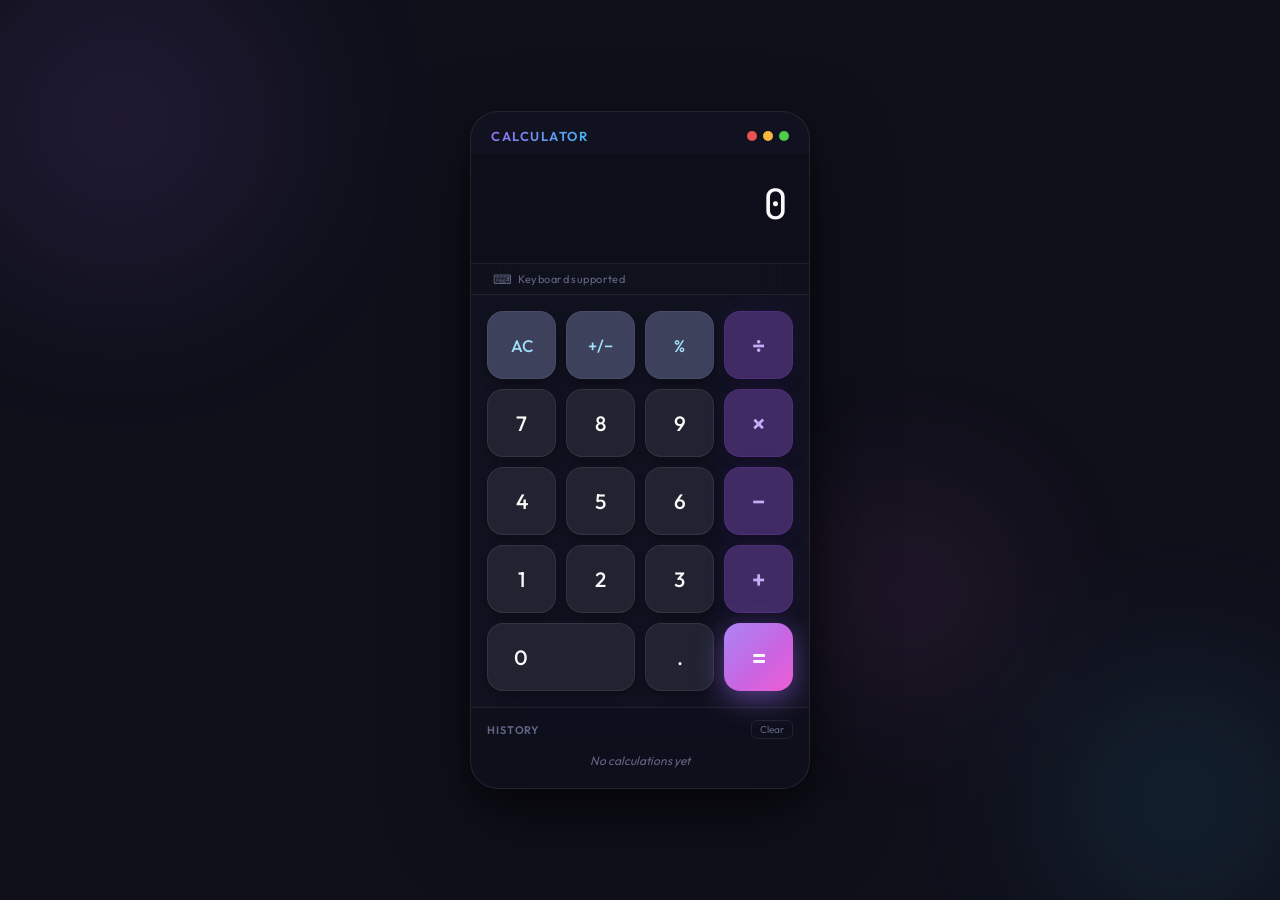
<file: Task 2/index.html>
<!DOCTYPE html>
<html lang="en">

<head>
  <meta charset="UTF-8" />
  <meta name="viewport" content="width=device-width, initial-scale=1.0" />
  <meta name="description"
    content="A premium, fully-featured calculator with all arithmetic operations, keyboard support, and a stunning glassmorphism design." />
  <title>Calculus — Premium Calculator</title>
  <link rel="preconnect" href="https://fonts.googleapis.com" />
  <link rel="preconnect" href="https://fonts.gstatic.com" crossorigin />
  <link
    href="https://fonts.googleapis.com/css2?family=Outfit:wght@300;400;500;600;700&family=JetBrains+Mono:wght@300;400;500&display=swap"
    rel="stylesheet" />
  <link rel="stylesheet" href="style.css" />
</head>

<body>

  <!-- Animated background orbs -->
  <div class="bg-orbs" aria-hidden="true">
    <div class="orb orb-1"></div>
    <div class="orb orb-2"></div>
    <div class="orb orb-3"></div>
  </div>

  <main class="calculator-wrapper">
    <div class="calculator" role="application" aria-label="Calculator">

      <!-- Header -->
      <div class="calc-header">
        <span class="calc-title">Calculator</span>
        <div class="header-dots" aria-hidden="true">
          <span class="dot dot-red"></span>
          <span class="dot dot-yellow"></span>
          <span class="dot dot-green"></span>
        </div>
      </div>

      <!-- Display -->
      <div class="display-section" aria-live="polite" aria-atomic="true">
        <div id="expression" class="expression" aria-label="Expression">0</div>
        <div id="result-preview" class="result-preview" aria-label="Result preview"></div>
      </div>

      <!-- Keyboard hint -->
      <div class="keyboard-hint" aria-label="Keyboard shortcut hint">
        <span class="hint-icon">⌨</span> Keyboard supported
      </div>

      <!-- Button grid -->
      <div class="button-grid" id="button-grid">

        <!-- Row 1: AC, +/-, %, ÷ -->
        <button class="btn btn-func" id="btn-ac" data-action="clear" aria-label="All Clear">AC</button>
        <button class="btn btn-func" id="btn-sign" data-action="sign" aria-label="Toggle sign">+/−</button>
        <button class="btn btn-func" id="btn-percent" data-action="percent" aria-label="Percent">%</button>
        <button class="btn btn-op" id="btn-divide" data-action="operator" data-value="÷" aria-label="Divide">÷</button>

        <!-- Row 2: 7, 8, 9, × -->
        <button class="btn btn-num" id="btn-7" data-action="number" data-value="7" aria-label="7">7</button>
        <button class="btn btn-num" id="btn-8" data-action="number" data-value="8" aria-label="8">8</button>
        <button class="btn btn-num" id="btn-9" data-action="number" data-value="9" aria-label="9">9</button>
        <button class="btn btn-op" id="btn-multiply" data-action="operator" data-value="×"
          aria-label="Multiply">×</button>

        <!-- Row 3: 4, 5, 6, − -->
        <button class="btn btn-num" id="btn-4" data-action="number" data-value="4" aria-label="4">4</button>
        <button class="btn btn-num" id="btn-5" data-action="number" data-value="5" aria-label="5">5</button>
        <button class="btn btn-num" id="btn-6" data-action="number" data-value="6" aria-label="6">6</button>
        <button class="btn btn-op" id="btn-minus" data-action="operator" data-value="−" aria-label="Subtract">−</button>

        <!-- Row 4: 1, 2, 3, + -->
        <button class="btn btn-num" id="btn-1" data-action="number" data-value="1" aria-label="1">1</button>
        <button class="btn btn-num" id="btn-2" data-action="number" data-value="2" aria-label="2">2</button>
        <button class="btn btn-num" id="btn-3" data-action="number" data-value="3" aria-label="3">3</button>
        <button class="btn btn-op" id="btn-plus" data-action="operator" data-value="+" aria-label="Add">+</button>

        <!-- Row 5: 0 (wide), ., = -->
        <button class="btn btn-num btn-zero" id="btn-0" data-action="number" data-value="0" aria-label="0">0</button>
        <button class="btn btn-num" id="btn-dot" data-action="decimal" aria-label="Decimal point">.</button>
        <button class="btn btn-eq" id="btn-equal" data-action="equals" aria-label="Equals">=</button>

      </div>

      <!-- History Panel -->
      <div class="history-panel" id="history-panel" aria-label="Calculation history">
        <div class="history-header">
          <span>History</span>
          <button class="clear-history-btn" id="clear-history" aria-label="Clear history">Clear</button>
        </div>
        <ul class="history-list" id="history-list" aria-live="polite">
          <li class="history-empty">No calculations yet</li>
        </ul>
      </div>

    </div>
  </main>

  <script src="script.js"></script>
</body>

</html>
</file>
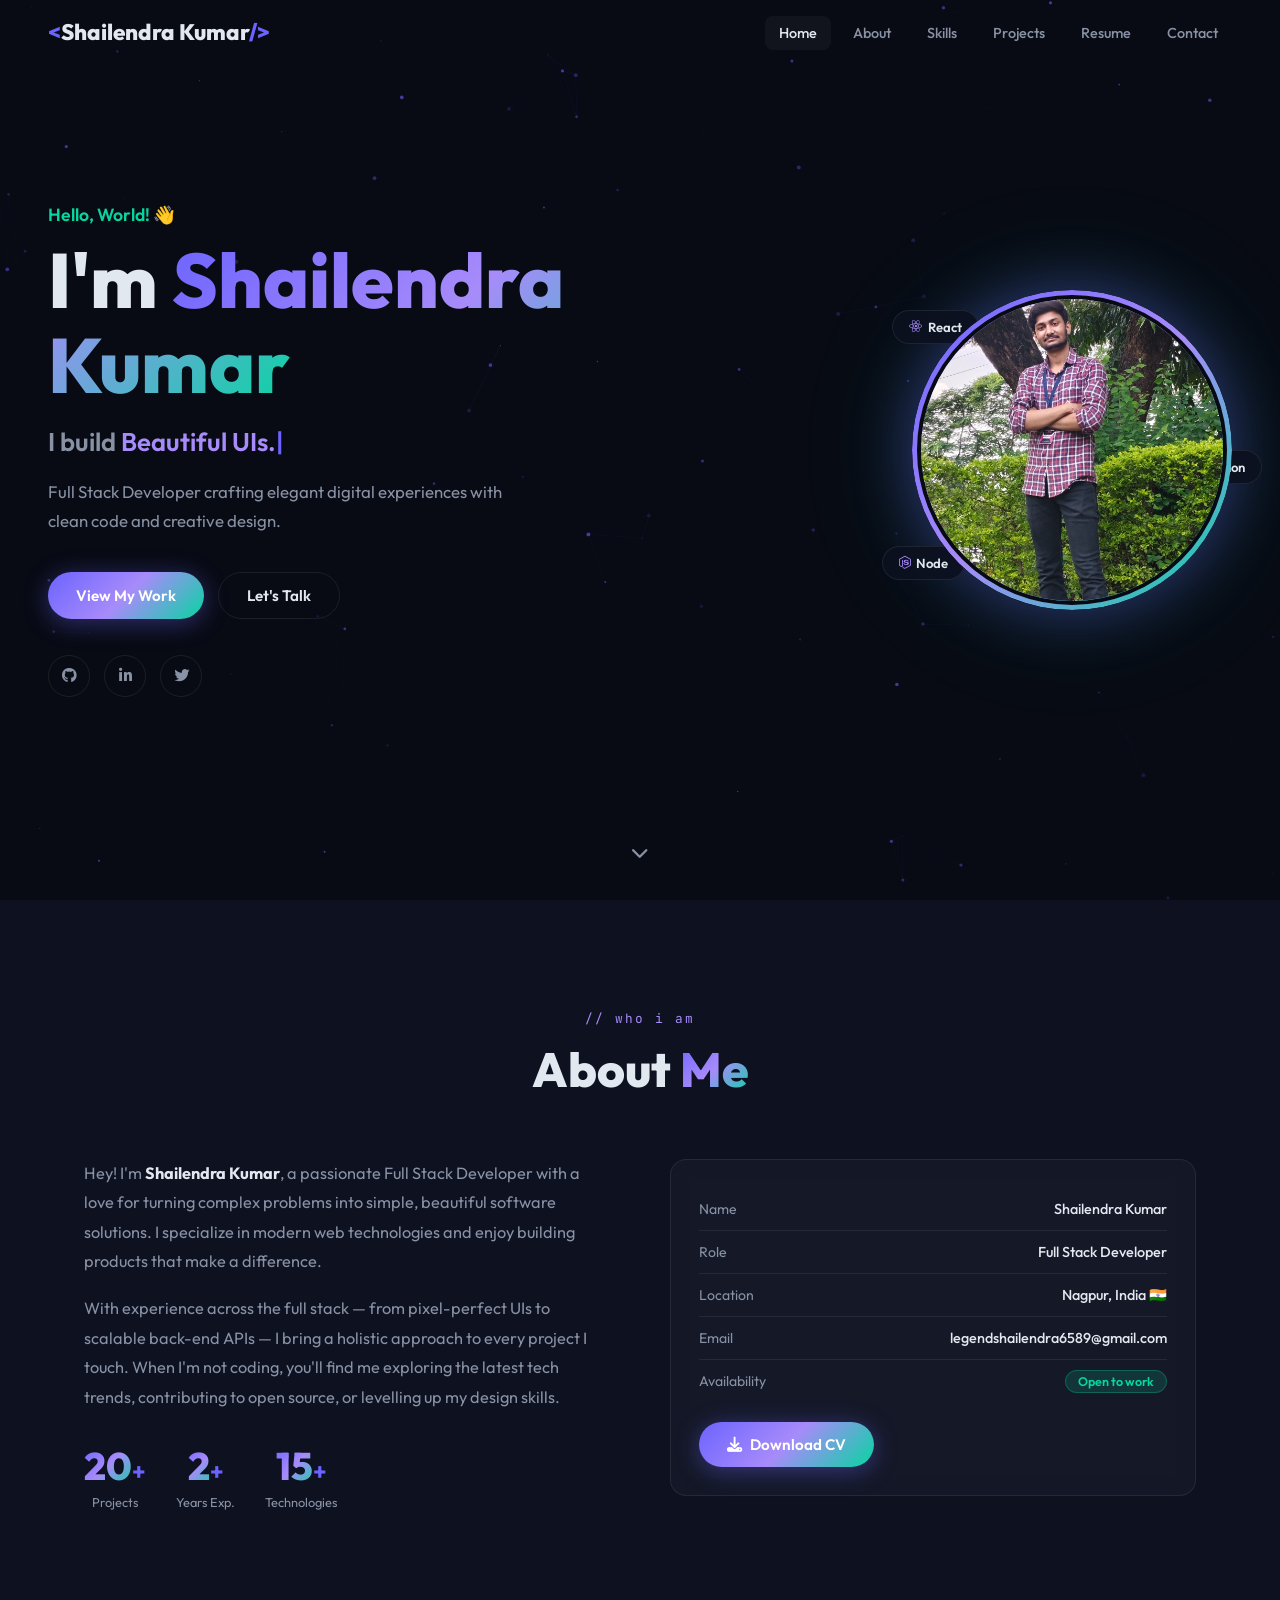
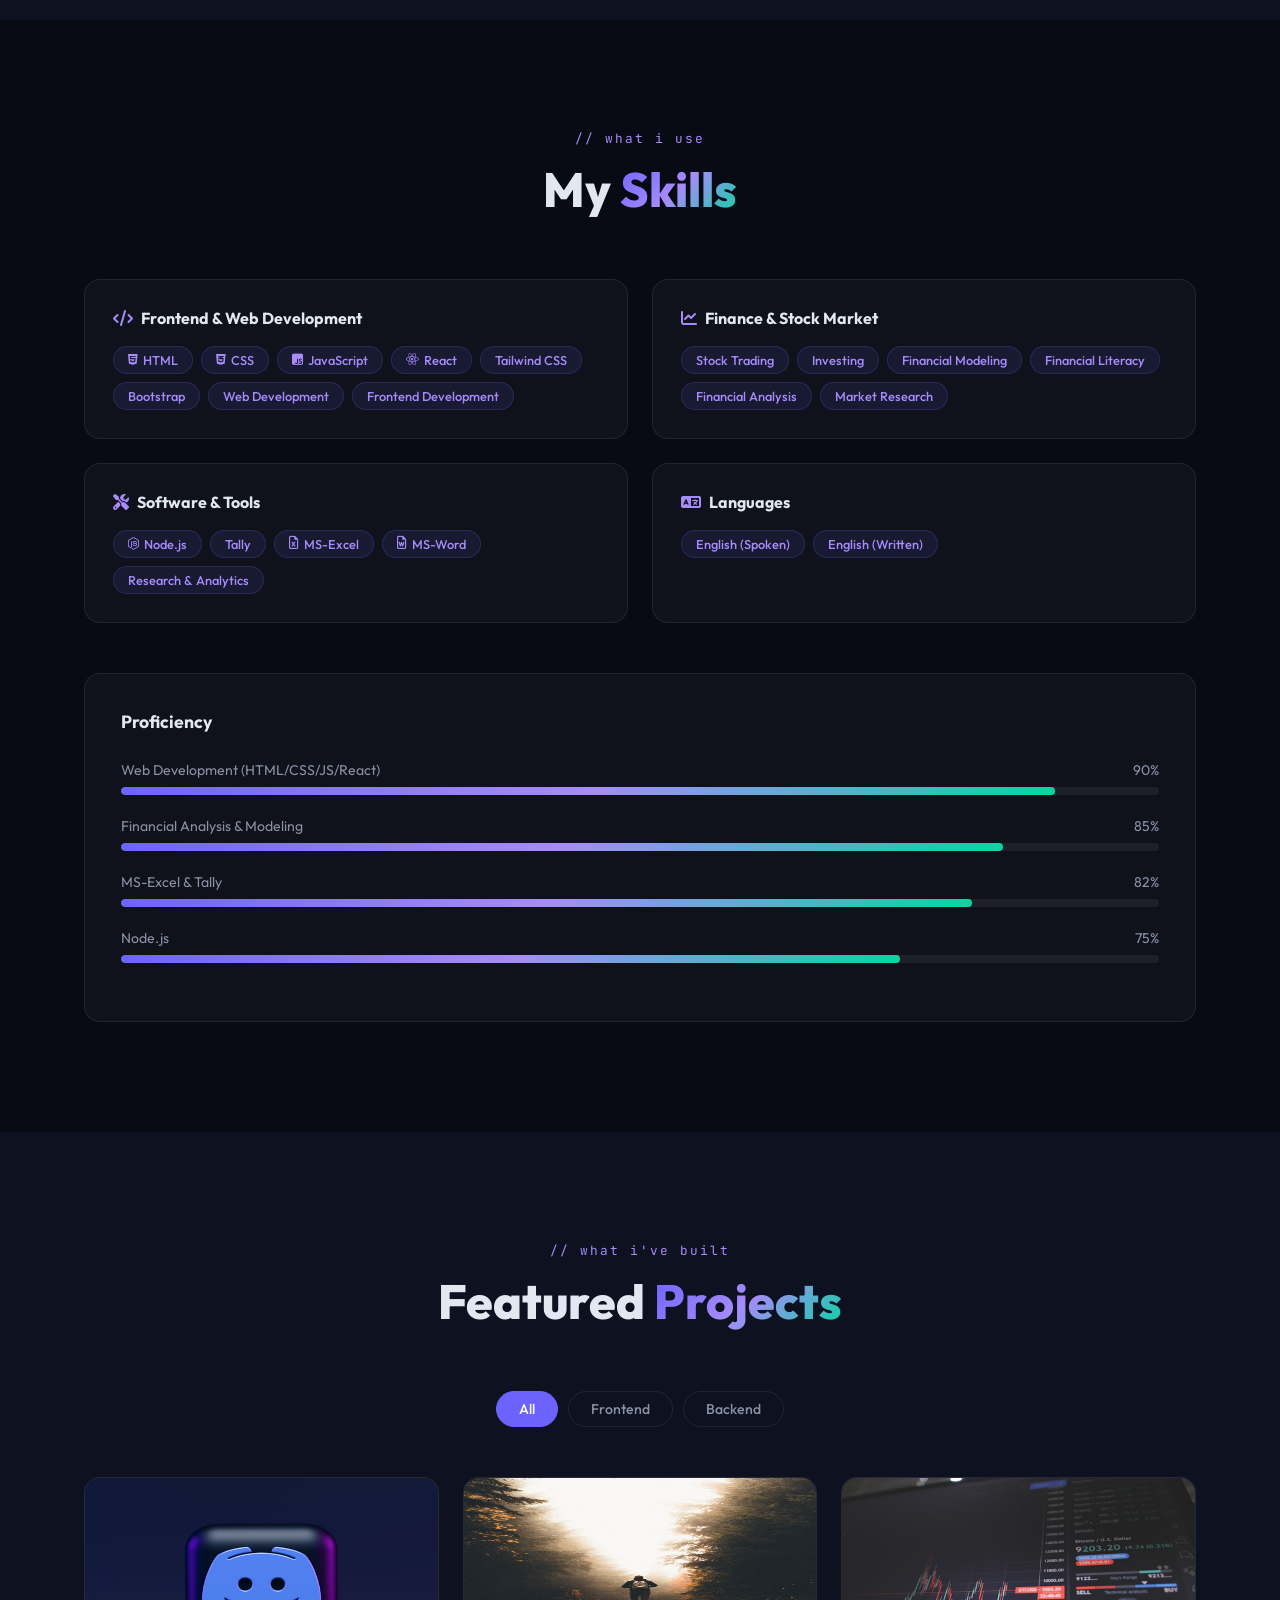
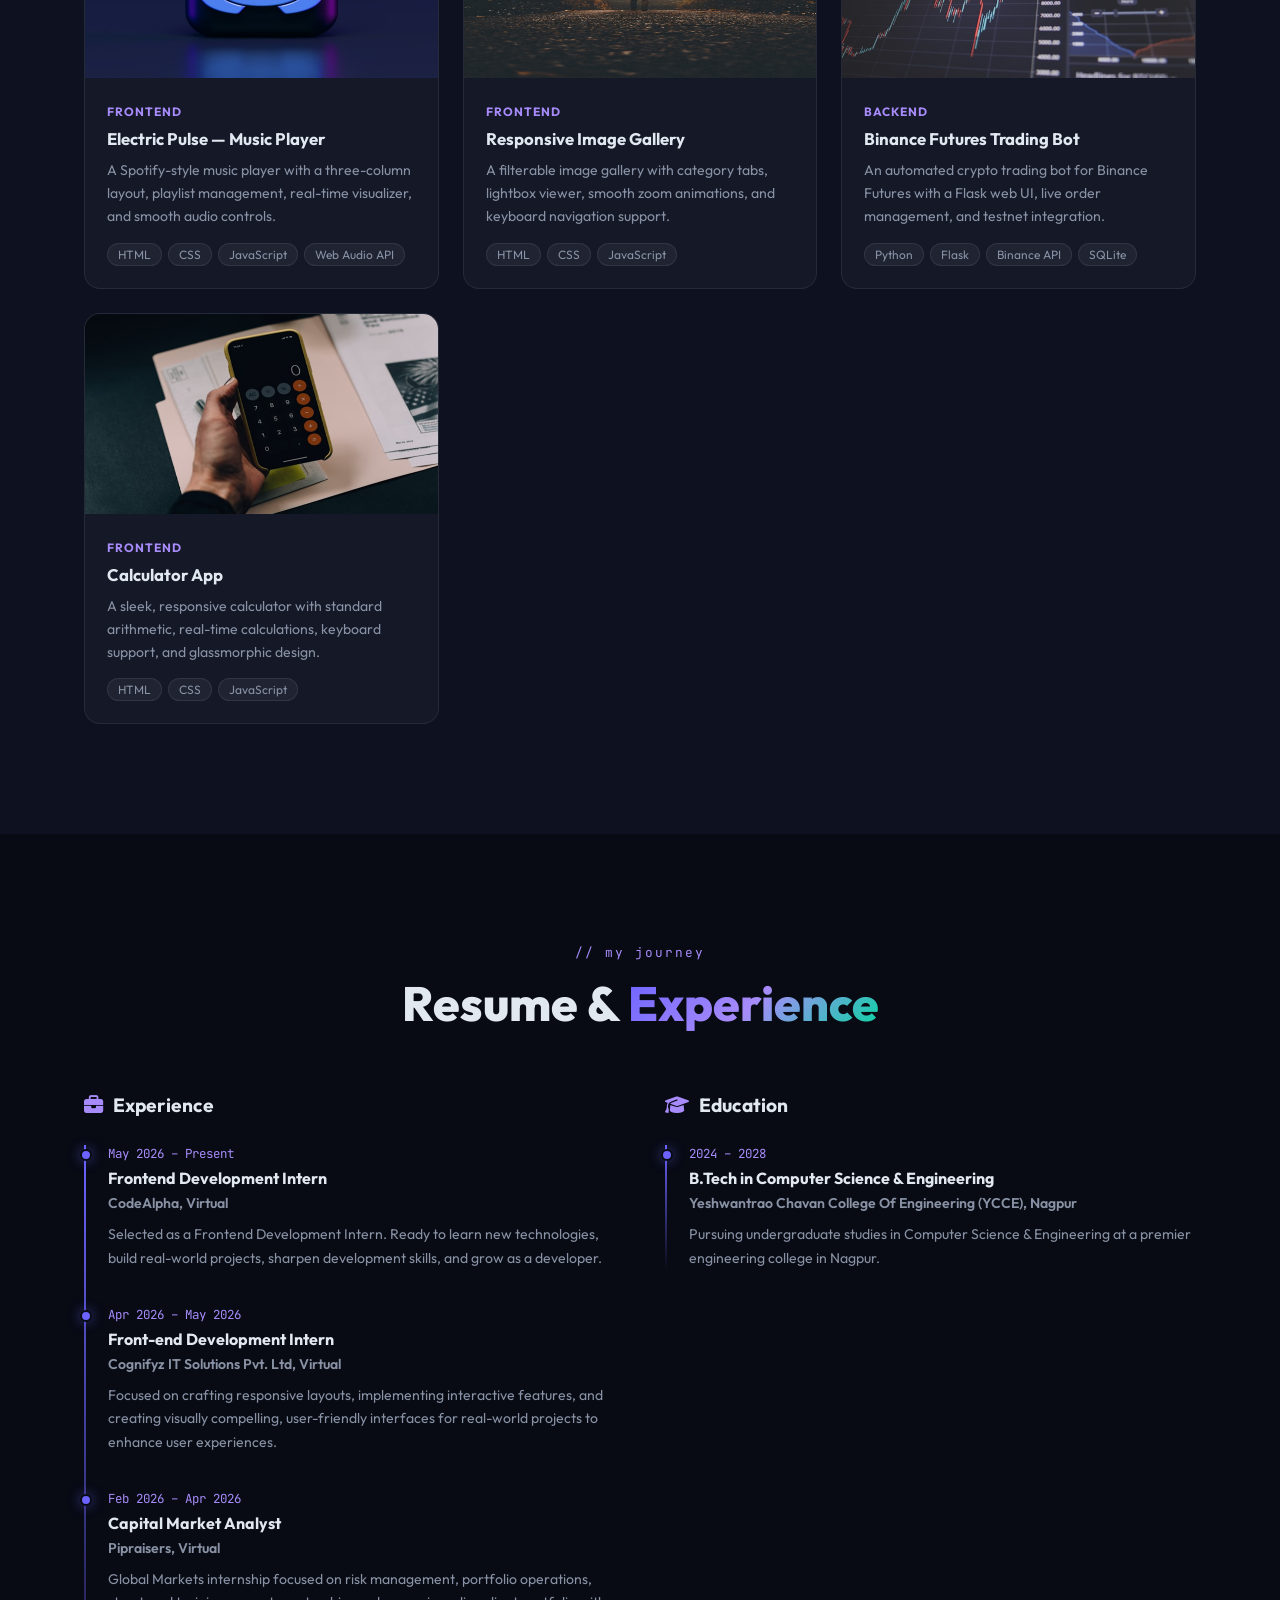
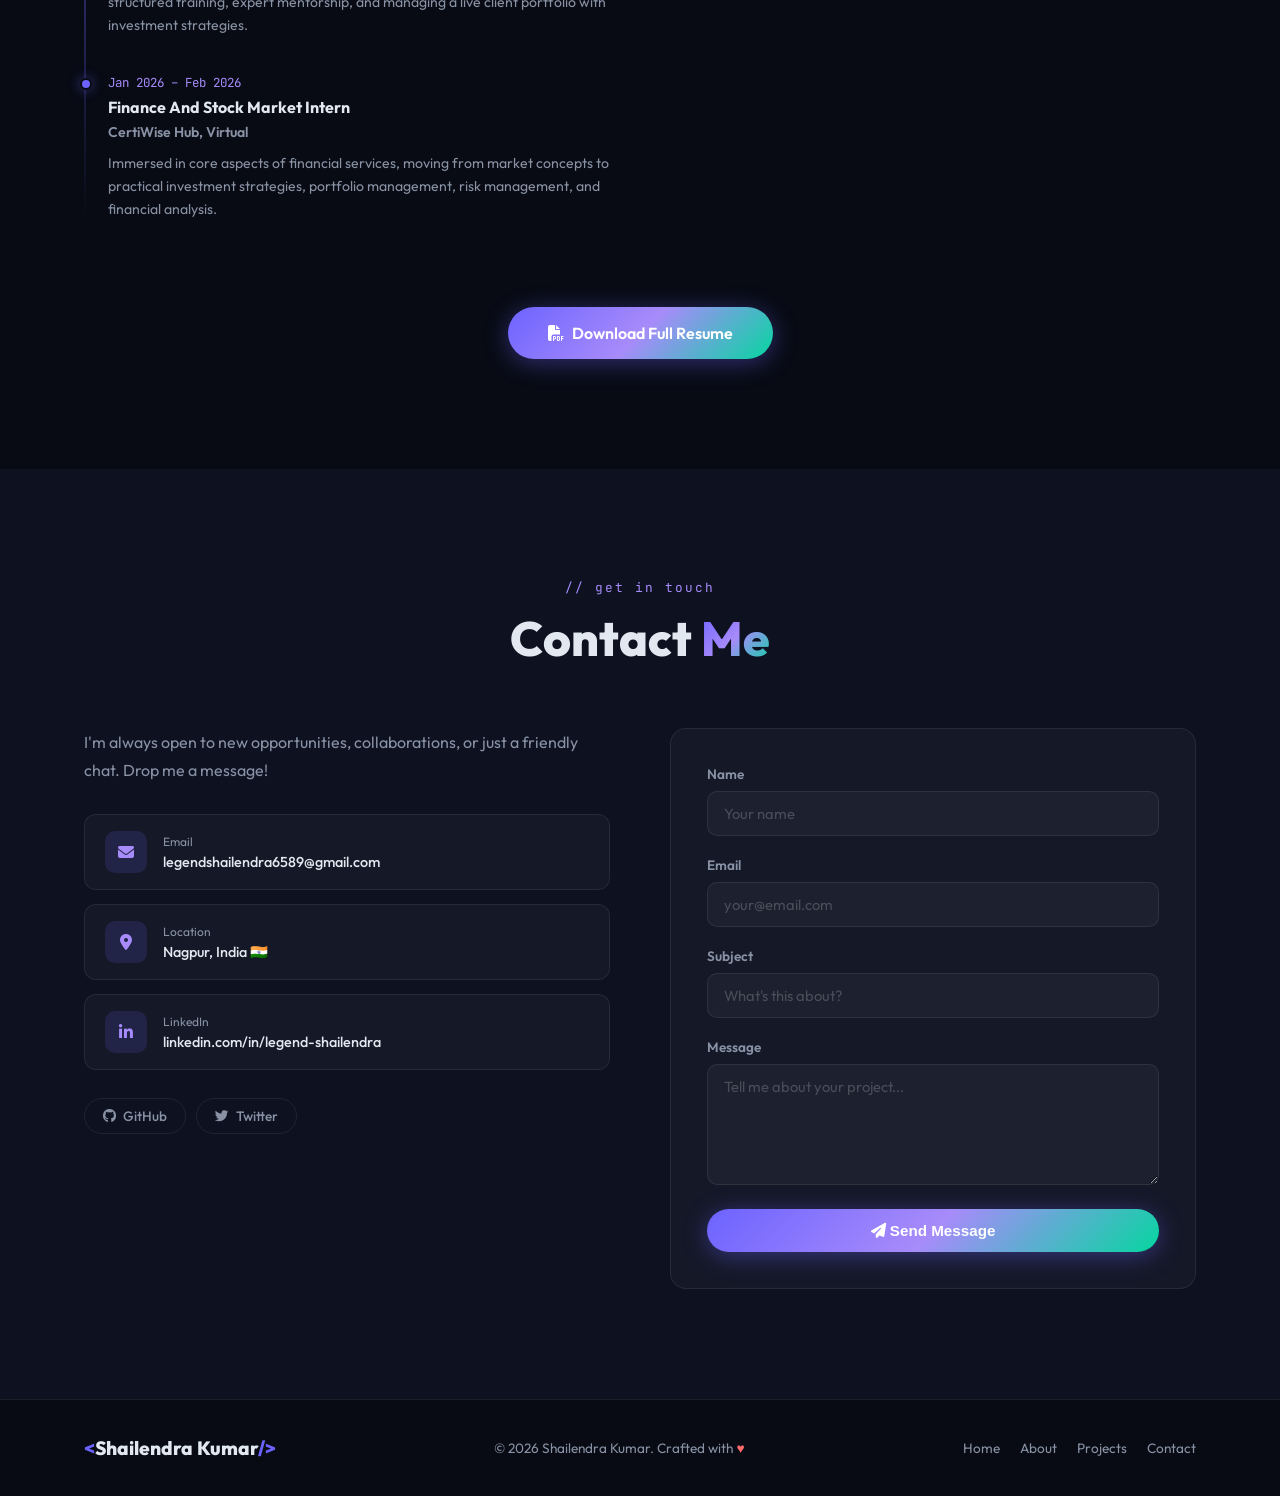
<file: Task 3/index.html>
<!DOCTYPE html>
<html lang="en">

<head>
  <meta charset="UTF-8" />
  <meta name="viewport" content="width=device-width, initial-scale=1.0" />
  <title>Shailendra Kumar | Full Stack Developer</title>
  <meta name="description"
    content="Personal portfolio of Shailendra Kumar — Full Stack Developer specializing in modern web apps, clean code, and creative UI." />
  <link rel="preconnect" href="https://fonts.googleapis.com" />
  <link rel="preconnect" href="https://fonts.gstatic.com" crossorigin />
  <link
    href="https://fonts.googleapis.com/css2?family=Outfit:wght@300;400;500;600;700;800&family=JetBrains+Mono:wght@400;500&display=swap"
    rel="stylesheet" />
  <link rel="stylesheet" href="https://cdnjs.cloudflare.com/ajax/libs/font-awesome/6.5.0/css/all.min.css" />
  <link rel="stylesheet" href="style.css" />
</head>

<body>

  <!-- ── Cursor glow ── -->
  <div id="cursor-glow"></div>

  <!-- ── Navbar ── -->
  <nav id="navbar">
    <div class="nav-logo">
      <span class="logo-bracket">&lt;</span>Shailendra Kumar<span class="logo-bracket">/&gt;</span>
    </div>
    <button id="hamburger" aria-label="Toggle menu">
      <span></span><span></span><span></span>
    </button>
    <ul id="nav-links">
      <li><a href="#hero" class="nav-link">Home</a></li>
      <li><a href="#about" class="nav-link">About</a></li>
      <li><a href="#skills" class="nav-link">Skills</a></li>
      <li><a href="#projects" class="nav-link">Projects</a></li>
      <li><a href="#resume" class="nav-link">Resume</a></li>
      <li><a href="#contact" class="nav-link">Contact</a></li>
    </ul>
  </nav>

  <!-- ── Hero ── -->
  <section id="hero">
    <canvas id="particles-canvas"></canvas>
    <div class="hero-content">
      <p class="hero-greeting">Hello, World! 👋</p>
      <h1 class="hero-name">I'm <span class="gradient-text">Shailendra Kumar</span></h1>
      <div class="typewriter-wrapper">
        <span class="typewriter-prefix">I build </span>
        <span id="typewriter"></span><span class="cursor-blink">|</span>
      </div>
      <p class="hero-sub">Full Stack Developer crafting elegant digital experiences with clean code and creative design.
      </p>
      <div class="hero-buttons">
        <a href="#projects" class="btn btn-primary">View My Work</a>
        <a href="#contact" class="btn btn-ghost">Let's Talk</a>
      </div>
      <div class="hero-socials">
        <a href="https://github.com/" target="_blank" aria-label="GitHub"><i class="fab fa-github"></i></a>
        <a href="https://www.linkedin.com/in/legend-shailendra" target="_blank" aria-label="LinkedIn"><i
            class="fab fa-linkedin-in"></i></a>
        <a href="https://x.com/Shailendra_6589" target="_blank" aria-label="Twitter"><i class="fab fa-twitter"></i></a>
      </div>
    </div>
    <div class="hero-visual">
      <div class="avatar-ring">
        <img src="avatar.jpg" alt="Shailendra Kumar's profile" class="avatar-img" />
      </div>
      <div class="floating-badge badge-1"><i class="fab fa-react"></i> React</div>
      <div class="floating-badge badge-2"><i class="fab fa-node-js"></i> Node</div>
      <div class="floating-badge badge-3"><i class="fab fa-python"></i> Python</div>
    </div>
    <a href="#about" class="scroll-indicator" aria-label="Scroll down">
      <i class="fas fa-chevron-down"></i>
    </a>
  </section>

  <!-- ── About ── -->
  <section id="about">
    <div class="container">
      <div class="section-header reveal">
        <span class="section-tag">// who i am</span>
        <h2>About <span class="gradient-text">Me</span></h2>
      </div>
      <div class="about-grid reveal">
        <div class="about-text">
          <p>Hey! I'm <strong>Shailendra Kumar</strong>, a passionate Full Stack Developer with a love for turning
            complex problems
            into simple, beautiful software solutions. I specialize in modern web technologies and enjoy building
            products that make a difference.</p>
          <p>With experience across the full stack — from pixel-perfect UIs to scalable back-end APIs — I bring a
            holistic approach to every project I touch. When I'm not coding, you'll find me exploring the latest tech
            trends, contributing to open source, or levelling up my design skills.</p>
          <div class="about-stats">
            <div class="stat-item">
              <span class="stat-number" data-target="20">0</span><span class="stat-plus">+</span>
              <span class="stat-label">Projects</span>
            </div>
            <div class="stat-item">
              <span class="stat-number" data-target="2">0</span><span class="stat-plus">+</span>
              <span class="stat-label">Years Exp.</span>
            </div>
            <div class="stat-item">
              <span class="stat-number" data-target="15">0</span><span class="stat-plus">+</span>
              <span class="stat-label">Technologies</span>
            </div>
          </div>
        </div>
        <div class="about-card-wrap">
          <div class="about-info-card">
            <div class="info-row"><span class="info-key">Name</span><span class="info-val">Shailendra Kumar</span></div>
            <div class="info-row"><span class="info-key">Role</span><span class="info-val">Full Stack Developer</span>
            </div>
            <div class="info-row"><span class="info-key">Location</span><span class="info-val">Nagpur, India 🇮🇳</span></div>
            <div class="info-row"><span class="info-key">Email</span><span
                class="info-val">legendshailendra6589@gmail.com</span>
            </div>
            <div class="info-row"><span class="info-key">Availability</span><span class="info-val"><span
                  class="badge-available">Open to work</span></span></div>
            <a href="Resume.pdf" download class="btn btn-primary mt-1" id="download-cv">
              <i class="fas fa-download"></i> Download CV
            </a>
          </div>
        </div>
      </div>
    </div>
  </section>

  <!-- ── Skills ── -->
  <section id="skills">
    <div class="container">
      <div class="section-header reveal">
        <span class="section-tag">// what i use</span>
        <h2>My <span class="gradient-text">Skills</span></h2>
      </div>
      <div class="skills-categories reveal">
        <div class="skill-category">
          <h3><i class="fas fa-code"></i> Frontend & Web Development</h3>
          <div class="skill-tags">
            <span class="skill-tag"><i class="fab fa-html5"></i> HTML</span>
            <span class="skill-tag"><i class="fab fa-css3-alt"></i> CSS</span>
            <span class="skill-tag"><i class="fab fa-js-square"></i> JavaScript</span>
            <span class="skill-tag"><i class="fab fa-react"></i> React</span>
            <span class="skill-tag">Tailwind CSS</span>
            <span class="skill-tag">Bootstrap</span>
            <span class="skill-tag">Web Development</span>
            <span class="skill-tag">Frontend Development</span>
          </div>
        </div>
        <div class="skill-category">
          <h3><i class="fas fa-chart-line"></i> Finance & Stock Market</h3>
          <div class="skill-tags">
            <span class="skill-tag">Stock Trading</span>
            <span class="skill-tag">Investing</span>
            <span class="skill-tag">Financial Modeling</span>
            <span class="skill-tag">Financial Literacy</span>
            <span class="skill-tag">Financial Analysis</span>
            <span class="skill-tag">Market Research</span>
          </div>
        </div>
        <div class="skill-category">
          <h3><i class="fas fa-tools"></i> Software & Tools</h3>
          <div class="skill-tags">
            <span class="skill-tag"><i class="fab fa-node-js"></i> Node.js</span>
            <span class="skill-tag">Tally</span>
            <span class="skill-tag"><i class="far fa-file-excel"></i> MS-Excel</span>
            <span class="skill-tag"><i class="far fa-file-word"></i> MS-Word</span>
            <span class="skill-tag">Research & Analytics</span>
          </div>
        </div>
        <div class="skill-category">
          <h3><i class="fas fa-language"></i> Languages</h3>
          <div class="skill-tags">
            <span class="skill-tag">English (Spoken)</span>
            <span class="skill-tag">English (Written)</span>
          </div>
        </div>
      </div>

      <div class="proficiency-bars reveal">
        <h3 class="bars-title">Proficiency</h3>
        <div class="bar-item">
          <div class="bar-header"><span>Web Development (HTML/CSS/JS/React)</span><span>90%</span></div>
          <div class="bar-track">
            <div class="bar-fill" data-width="90"></div>
          </div>
        </div>
        <div class="bar-item">
          <div class="bar-header"><span>Financial Analysis & Modeling</span><span>85%</span></div>
          <div class="bar-track">
            <div class="bar-fill" data-width="85"></div>
          </div>
        </div>
        <div class="bar-item">
          <div class="bar-header"><span>MS-Excel & Tally</span><span>82%</span></div>
          <div class="bar-track">
            <div class="bar-fill" data-width="82"></div>
          </div>
        </div>
        <div class="bar-item">
          <div class="bar-header"><span>Node.js</span><span>75%</span></div>
          <div class="bar-track">
            <div class="bar-fill" data-width="75"></div>
          </div>
        </div>
      </div>
    </div>
  </section>

  <!-- ── Projects ── -->
  <section id="projects">
    <div class="container">
      <div class="section-header reveal">
        <span class="section-tag">// what i've built</span>
        <h2>Featured <span class="gradient-text">Projects</span></h2>
      </div>
      <div class="filter-tabs reveal">
        <button class="filter-btn active" data-filter="all">All</button>
        <button class="filter-btn" data-filter="frontend">Frontend</button>
        <button class="filter-btn" data-filter="backend">Backend</button>
      </div>
      <div class="projects-grid reveal" id="projects-grid">

        <div class="project-card" data-category="frontend">
          <div class="project-img-wrap">
            <div class="project-img project-img-1"></div>
            <div class="project-overlay">
              <a href="#" class="proj-link" aria-label="Live Demo"><i class="fas fa-external-link-alt"></i></a>
              <a href="#" class="proj-link" aria-label="GitHub"><i class="fab fa-github"></i></a>
            </div>
          </div>
          <div class="project-body">
            <span class="project-cat">Frontend</span>
            <h3>Electric Pulse — Music Player</h3>
            <p>A Spotify-style music player with a three-column layout, playlist management, real-time visualizer, and
              smooth audio controls.</p>
            <div class="project-tech">
              <span>HTML</span><span>CSS</span><span>JavaScript</span><span>Web Audio API</span>
            </div>
          </div>
        </div>

        <div class="project-card" data-category="frontend">
          <div class="project-img-wrap">
            <div class="project-img project-img-2"></div>
            <div class="project-overlay">
              <a href="#" class="proj-link" aria-label="Live Demo"><i class="fas fa-external-link-alt"></i></a>
              <a href="#" class="proj-link" aria-label="GitHub"><i class="fab fa-github"></i></a>
            </div>
          </div>
          <div class="project-body">
            <span class="project-cat">Frontend</span>
            <h3>Responsive Image Gallery</h3>
            <p>A filterable image gallery with category tabs, lightbox viewer, smooth zoom animations, and keyboard
              navigation support.</p>
            <div class="project-tech">
              <span>HTML</span><span>CSS</span><span>JavaScript</span>
            </div>
          </div>
        </div>

        <div class="project-card" data-category="backend">
          <div class="project-img-wrap">
            <div class="project-img project-img-3"></div>
            <div class="project-overlay">
              <a href="#" class="proj-link" aria-label="Live Demo"><i class="fas fa-external-link-alt"></i></a>
              <a href="#" class="proj-link" aria-label="GitHub"><i class="fab fa-github"></i></a>
            </div>
          </div>
          <div class="project-body">
            <span class="project-cat">Backend</span>
            <h3>Binance Futures Trading Bot</h3>
            <p>An automated crypto trading bot for Binance Futures with a Flask web UI, live order management, and
              testnet integration.</p>
            <div class="project-tech">
              <span>Python</span><span>Flask</span><span>Binance API</span><span>SQLite</span>
            </div>
          </div>
        </div>

        <div class="project-card" data-category="frontend">
          <div class="project-img-wrap">
            <div class="project-img project-img-4"></div>
            <div class="project-overlay">
              <a href="#" class="proj-link" aria-label="Live Demo"><i class="fas fa-external-link-alt"></i></a>
              <a href="#" class="proj-link" aria-label="GitHub"><i class="fab fa-github"></i></a>
            </div>
          </div>
          <div class="project-body">
            <span class="project-cat">Frontend</span>
            <h3>Calculator App</h3>
            <p>A sleek, responsive calculator with standard arithmetic, real-time calculations, keyboard support, and
              glassmorphic design.</p>
            <div class="project-tech">
              <span>HTML</span><span>CSS</span><span>JavaScript</span>
            </div>
          </div>
        </div>

      </div>
    </div>
  </section>

  <!-- ── Resume ── -->
  <section id="resume">
    <div class="container">
      <div class="section-header reveal">
        <span class="section-tag">// my journey</span>
        <h2>Resume & <span class="gradient-text">Experience</span></h2>
      </div>
      <div class="resume-grid">
        <div class="resume-col reveal">
          <h3 class="resume-col-title"><i class="fas fa-briefcase"></i> Experience</h3>
          <div class="timeline">
            <div class="timeline-item">
              <div class="timeline-dot"></div>
              <div class="timeline-content">
                <span class="timeline-date">May 2026 – Present</span>
                <h4>Frontend Development Intern</h4>
                <p class="timeline-company">CodeAlpha, Virtual</p>
                <p>Selected as a Frontend Development Intern. Ready to learn new technologies, build real-world projects, sharpen development skills, and grow as a developer.</p>
              </div>
            </div>
            <div class="timeline-item">
              <div class="timeline-dot"></div>
              <div class="timeline-content">
                <span class="timeline-date">Apr 2026 – May 2026</span>
                <h4>Front-end Development Intern</h4>
                <p class="timeline-company">Cognifyz IT Solutions Pvt. Ltd, Virtual</p>
                <p>Focused on crafting responsive layouts, implementing interactive features, and creating visually compelling, user-friendly interfaces for real-world projects to enhance user experiences.</p>
              </div>
            </div>
            <div class="timeline-item">
              <div class="timeline-dot"></div>
              <div class="timeline-content">
                <span class="timeline-date">Feb 2026 – Apr 2026</span>
                <h4>Capital Market Analyst</h4>
                <p class="timeline-company">Pipraisers, Virtual</p>
                <p>Global Markets internship focused on risk management, portfolio operations, structured training, expert mentorship, and managing a live client portfolio with investment strategies.</p>
              </div>
            </div>
            <div class="timeline-item">
              <div class="timeline-dot"></div>
              <div class="timeline-content">
                <span class="timeline-date">Jan 2026 – Feb 2026</span>
                <h4>Finance And Stock Market Intern</h4>
                <p class="timeline-company">CertiWise Hub, Virtual</p>
                <p>Immersed in core aspects of financial services, moving from market concepts to practical investment strategies, portfolio management, risk management, and financial analysis.</p>
              </div>
            </div>
          </div>
        </div>
        <div class="resume-col reveal">
          <h3 class="resume-col-title"><i class="fas fa-graduation-cap"></i> Education</h3>
          <div class="timeline">
            <div class="timeline-item">
              <div class="timeline-dot"></div>
              <div class="timeline-content">
                <span class="timeline-date">2024 – 2028</span>
                <h4>B.Tech in Computer Science & Engineering</h4>
                <p class="timeline-company">Yeshwantrao Chavan College Of Engineering (YCCE), Nagpur</p>
                <p>Pursuing undergraduate studies in Computer Science & Engineering at a premier engineering college in Nagpur.</p>
              </div>
            </div>
          </div>
        </div>
      </div>
      <div class="resume-download reveal">
        <a href="Resume.pdf" download class="btn btn-primary btn-lg" id="resume-download-btn">
          <i class="fas fa-file-pdf"></i> Download Full Resume
        </a>
      </div>
    </div>
  </section>

  <!-- ── Contact ── -->
  <section id="contact">
    <div class="container">
      <div class="section-header reveal">
        <span class="section-tag">// get in touch</span>
        <h2>Contact <span class="gradient-text">Me</span></h2>
      </div>
      <div class="contact-grid reveal">
        <div class="contact-info">
          <p class="contact-intro">I'm always open to new opportunities, collaborations, or just a friendly chat. Drop
            me a message!</p>
          <div class="contact-cards">
            <div class="contact-card">
              <div class="contact-icon"><i class="fas fa-envelope"></i></div>
              <div>
                <span class="contact-label">Email</span>
                <span class="contact-value">legendshailendra6589@gmail.com</span>
              </div>
            </div>
            <div class="contact-card">
              <div class="contact-icon"><i class="fas fa-map-marker-alt"></i></div>
              <div>
                <span class="contact-label">Location</span>
                <span class="contact-value">Nagpur, India 🇮🇳</span>
              </div>
            </div>
            <div class="contact-card">
              <div class="contact-icon"><i class="fab fa-linkedin-in"></i></div>
              <div>
                <span class="contact-label">LinkedIn</span>
                <a href="https://www.linkedin.com/in/legend-shailendra" target="_blank"
                  class="contact-value">linkedin.com/in/legend-shailendra</a>
              </div>
            </div>
          </div>
          <div class="contact-socials">
            <a href="https://github.com/" target="_blank" class="social-chip"><i class="fab fa-github"></i> GitHub</a>
            <a href="https://x.com/Shailendra_6589" target="_blank" class="social-chip"><i class="fab fa-twitter"></i>
              Twitter</a>
          </div>
        </div>

        <form class="contact-form" id="contact-form" novalidate>
          <div class="form-group">
            <label for="name">Name</label>
            <input type="text" id="name" name="name" placeholder="Your name" required />
          </div>
          <div class="form-group">
            <label for="email">Email</label>
            <input type="email" id="email" name="email" placeholder="your@email.com" required />
          </div>
          <div class="form-group">
            <label for="subject">Subject</label>
            <input type="text" id="subject" name="subject" placeholder="What's this about?" />
          </div>
          <div class="form-group">
            <label for="message">Message</label>
            <textarea id="message" name="message" rows="5" placeholder="Tell me about your project..."
              required></textarea>
          </div>
          <button type="submit" class="btn btn-primary btn-full" id="send-btn">
            <span id="btn-text"><i class="fas fa-paper-plane"></i> Send Message</span>
            <span id="btn-loading" hidden><i class="fas fa-spinner fa-spin"></i> Sending...</span>
          </button>
          <div id="form-success" class="form-success" hidden>
            <i class="fas fa-check-circle"></i> Message sent! I'll get back to you soon.
          </div>
        </form>
      </div>
    </div>
  </section>

  <!-- ── Footer ── -->
  <footer id="footer">
    <div class="container">
      <div class="footer-inner">
        <div class="footer-logo">
          <span class="logo-bracket">&lt;</span>Shailendra Kumar<span class="logo-bracket">/&gt;</span>
        </div>
        <p class="footer-copy">© 2026 Shailendra Kumar. Crafted with <span class="heart">♥</span></p>
        <div class="footer-links">
          <a href="#hero">Home</a>
          <a href="#about">About</a>
          <a href="#projects">Projects</a>
          <a href="#contact">Contact</a>
        </div>
      </div>
    </div>
    <a href="#hero" id="back-to-top" aria-label="Back to top"><i class="fas fa-arrow-up"></i></a>
  </footer>

  <script src="script.js"></script>
</body>

</html>
</file>
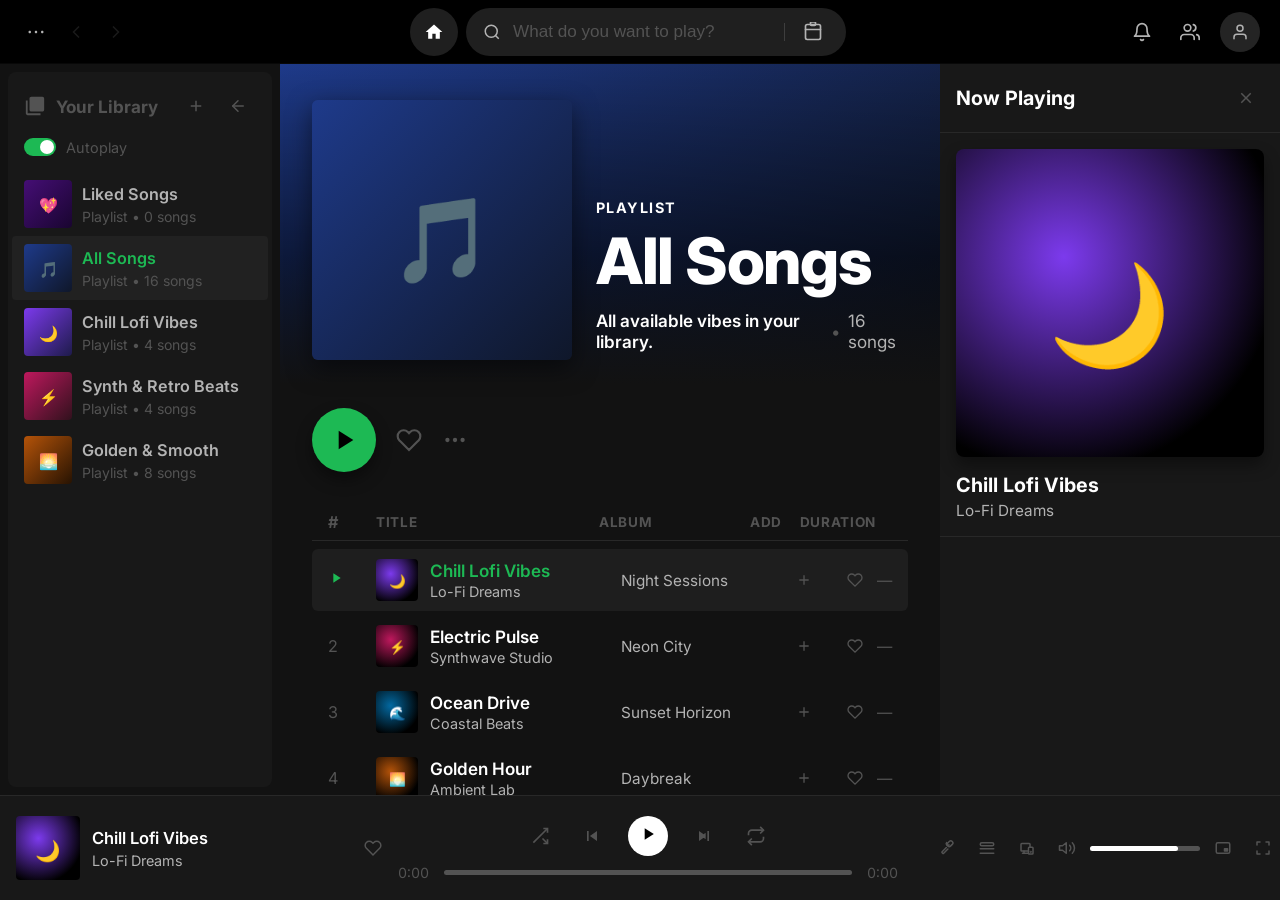
<file: Task 4/index.html>
<!DOCTYPE html>
<html lang="en">
<head>
  <meta charset="UTF-8" />
  <meta name="viewport" content="width=device-width, initial-scale=1.0" />
  <title>Spotify — Music Player</title>
  <meta name="description" content="A Spotify-inspired music player with playlist, autoplay, and full audio controls." />
  <link rel="preconnect" href="https://fonts.googleapis.com" />
  <link rel="preconnect" href="https://fonts.gstatic.com" crossorigin />
  <link href="https://fonts.googleapis.com/css2?family=Inter:wght@300;400;500;600;700;800&display=swap" rel="stylesheet" />
  <link rel="stylesheet" href="style.css" />
</head>
<body>

  <!-- ===== GLOBAL HEADER ===== -->
  <header class="app-header">
    <div class="header-left">
      <button class="menu-dots-btn" id="menuDotsBtn" title="More options">
        <svg viewBox="0 0 24 24" width="20" height="20" fill="currentColor"><path d="M4.5 10.5C3.67 10.5 3 11.17 3 12s.67 1.5 1.5 1.5 1.5-.67 1.5-1.5-.67-1.5-1.5-1.5zm15 0c-.83 0-1.5.67-1.5 1.5s.67 1.5 1.5 1.5 1.5-.67 1.5-1.5-.67-1.5-1.5-1.5zm-7.5 0c-.83 0-1.5.67-1.5 1.5s.67 1.5 1.5 1.5 1.5-.67 1.5-1.5-.67-1.5-1.5-1.5z"/></svg>
      </button>
      <button class="nav-arrow-btn" id="navBackBtn" title="Go back">
        <svg viewBox="0 0 24 24" width="20" height="20" fill="none" stroke="currentColor" stroke-width="2" stroke-linecap="round" stroke-linejoin="round"><polyline points="15 18 9 12 15 6"></polyline></svg>
      </button>
      <button class="nav-arrow-btn" id="navForwardBtn" title="Go forward">
        <svg viewBox="0 0 24 24" width="20" height="20" fill="none" stroke="currentColor" stroke-width="2" stroke-linecap="round" stroke-linejoin="round"><polyline points="9 18 15 12 9 6"></polyline></svg>
      </button>
    </div>

    <div class="header-center">
      <button class="header-home-btn" id="headerHomeBtn" title="Home">
        <svg viewBox="0 0 24 24" width="20" height="20" fill="currentColor"><path d="M10 20v-6h4v6h5v-8h3L12 3 2 12h3v8z"/></svg>
      </button>
      <div class="header-search-bar">
        <svg class="search-icon-svg" viewBox="0 0 24 24" fill="none" stroke="currentColor" stroke-width="2" width="18" height="18"><circle cx="11" cy="11" r="8"/><line x1="21" y1="21" x2="16.65" y2="16.65"/></svg>
        <input type="text" id="headerSearchInput" placeholder="What do you want to play?" autocomplete="off" />
        <button class="clear-search-btn" id="headerClearSearchBtn" style="display: none;">&times;</button>
        <span class="search-divider"></span>
        <button class="search-browse-btn" id="searchBrowseBtn" title="Browse">
          <svg viewBox="0 0 24 24" width="20" height="20" fill="none" stroke="currentColor" stroke-width="2" stroke-linecap="round" stroke-linejoin="round"><rect x="3" y="3" width="18" height="18" rx="2" ry="2"></rect><line x1="3" y1="9" x2="21" y2="9"></line><rect x="9" y1="14" width="6" height="4" rx="1" ry="1"></rect></svg>
        </button>
      </div>
    </div>

    <div class="header-right">
      <button class="header-icon-btn" id="whatsNewBtn" title="What's New">
        <svg viewBox="0 0 24 24" width="20" height="20" fill="none" stroke="currentColor" stroke-width="2" stroke-linecap="round" stroke-linejoin="round"><path d="M18 8A6 6 0 0 0 6 8c0 7-3 9-3 9h18s-3-2-3-9"></path><path d="M13.73 21a2 2 0 0 1-3.46 0"></path></svg>
      </button>
      <button class="header-icon-btn" id="friendActivityBtn" title="Friend Activity">
        <svg viewBox="0 0 24 24" width="20" height="20" fill="none" stroke="currentColor" stroke-width="2" stroke-linecap="round" stroke-linejoin="round"><path d="M17 21v-2a4 4 0 0 0-4-4H5a4 4 0 0 0-4 4v2"></path><circle cx="9" cy="7" r="4"></circle><path d="M23 21v-2a4 4 0 0 0-3-3.87"></path><path d="M16 3.13a4 4 0 0 1 0 7.75"></path></svg>
      </button>
      <button class="profile-btn" id="profileBtn" title="Profile">
        <svg viewBox="0 0 24 24" fill="none" stroke="currentColor" stroke-width="2" stroke-linecap="round" stroke-linejoin="round" width="18" height="18"><path d="M20 21v-2a4 4 0 0 0-4-4H8a4 4 0 0 0-4 4v2"></path><circle cx="12" cy="7" r="4"></circle></svg>
      </button>
    </div>
  </header>

  <!-- ===== APP SHELL (above playbar) ===== -->
  <div class="spotify-app" id="playerCard">

    <!-- LEFT SIDEBAR -->
    <aside class="sidebar" aria-label="Your Library" id="sidebar">

      <div class="sidebar-library">
        <div class="sidebar-library-header">
          <span class="library-title" id="libraryTitleBtn" title="Collapse Library">
            <svg viewBox="0 0 24 24" fill="currentColor" width="20" height="20"><path d="M4 6H2v14c0 1.1.9 2 2 2h14v-2H4V6zm16-4H8c-1.1 0-2 .9-2 2v12c0 1.1.9 2 2 2h12c1.1 0 2-.9 2-2V4c0-1.1-.9-2-2-2z"/></svg>
            Your Library
          </span>
          <div class="library-actions">
            <button class="icon-round-btn" id="createPlaylistBtn" title="Create playlist">
              <svg viewBox="0 0 24 24" fill="currentColor" width="16" height="16"><path d="M19 13h-6v6h-2v-6H5v-2h6V5h2v6h6v2z"/></svg>
            </button>
            <button class="icon-round-btn" id="collapseSidebarBtn" title="Collapse Library">
              <svg viewBox="0 0 24 24" fill="none" stroke="currentColor" stroke-width="2" stroke-linecap="round" stroke-linejoin="round" width="16" height="16"><line x1="19" y1="12" x2="5" y2="12"></line><polyline points="12 19 5 12 12 5"></polyline></svg>
            </button>
          </div>
        </div>

        <!-- Autoplay toggle lives here -->
        <div class="autoplay-row">
          <label class="autoplay-label" for="autoplayToggle">
            <input type="checkbox" id="autoplayToggle" checked />
            <span class="autoplay-switch"><span class="autoplay-knob"></span></span>
            <span class="autoplay-text">Autoplay</span>
          </label>
        </div>

        <ul class="playlist" id="playlist" role="listbox" aria-label="Your Library"></ul>
      </div>
    </aside>

    <!-- CENTER MAIN -->
    <main class="main-content" id="mainContent">

      <div class="main-hero" id="mainHero">
        <div class="main-hero-bg" id="mainGradient"></div>
        <div class="main-hero-overlay"></div>
        <div class="main-hero-inner">
          <img id="albumImg" class="hero-art" src="" alt="Album Art" />
          <div class="hero-meta">
            <span class="hero-type">SINGLE</span>
            <h1 id="songTitle" class="hero-title">Loading…</h1>
            <p class="hero-sub">
              <span id="songArtist" class="hero-artist">—</span>
              <span class="hero-dot">•</span>
              <span id="songAlbum" class="hero-album">—</span>
            </p>
          </div>
        </div>
      </div>

      <div class="main-body">
        <div class="main-body-actions">
          <button class="body-play-btn" id="bodyPlayBtn" aria-label="Play">
            <svg viewBox="0 0 24 24" fill="currentColor" width="28" height="28"><path d="M8 5v14l11-7z"/></svg>
          </button>
          <button class="body-heart-btn" id="heartBtn" title="Save to Liked Songs">
            <svg viewBox="0 0 24 24" fill="none" stroke="currentColor" stroke-width="2" width="22" height="22"><path d="M20.84 4.61a5.5 5.5 0 0 0-7.78 0L12 5.67l-1.06-1.06a5.5 5.5 0 0 0-7.78 7.78l1.06 1.06L12 21.23l7.78-7.78 1.06-1.06a5.5 5.5 0 0 0 0-7.78z"/></svg>
          </button>
          <button class="body-more-btn" title="More options">
            <svg viewBox="0 0 24 24" fill="currentColor" width="22" height="22"><circle cx="5" cy="12" r="2"/><circle cx="12" cy="12" r="2"/><circle cx="19" cy="12" r="2"/></svg>
          </button>
        </div>
        <!-- Dynamic track table -->
        <div class="track-table-container">
          <div class="track-table" id="trackTable"></div>
        </div>
      </div>
    </main>

    <!-- RIGHT PANEL (Now Playing & Queue) -->
    <aside class="right-panel visible" id="playlistPanel" aria-label="Now Playing">
      <div class="right-panel-inner">
        <div class="right-panel-header">
          <h2 class="right-panel-title">Now Playing</h2>
          <button class="icon-round-btn close-queue-btn" id="closeQueueBtn" title="Close">
            <svg viewBox="0 0 24 24" fill="currentColor" width="16" height="16"><path d="M19 6.41L17.59 5 12 10.59 6.41 5 5 6.41 10.59 12 5 17.59 6.41 19 12 13.41 17.59 19 19 17.59 13.41 12z"/></svg>
          </button>
        </div>
        
        <!-- Large Now Playing Cover Art Card -->
        <div class="now-playing-card">
          <img id="rightPanelArt" class="now-playing-large-art" src="" alt="Album Cover" />
          <div class="now-playing-meta">
            <div id="rightPanelTitle" class="now-playing-large-title">—</div>
            <div id="rightPanelArtist" class="now-playing-large-artist">—</div>
          </div>
        </div>


      </div>
    </aside>

  </div><!-- /.spotify-app -->

  <!-- ===== BOTTOM PLAYBAR ===== -->
  <footer class="playbar">

    <!-- Left: now-playing info -->
    <div class="playbar-left">
      <img id="albumImgBar" class="bar-art" src="" alt="Now playing" />
      <div class="bar-track-info">
        <div id="barSongTitle" class="bar-title">—</div>
        <div id="barArtist" class="bar-artist">—</div>
      </div>
      <button class="bar-icon-btn" id="heartBtn2" title="Save to Liked Songs">
        <svg viewBox="0 0 24 24" fill="none" stroke="currentColor" stroke-width="2" width="16" height="16"><path d="M20.84 4.61a5.5 5.5 0 0 0-7.78 0L12 5.67l-1.06-1.06a5.5 5.5 0 0 0-7.78 7.78l1.06 1.06L12 21.23l7.78-7.78 1.06-1.06a5.5 5.5 0 0 0 0-7.78z"/></svg>
      </button>
    </div>

    <!-- Center: controls + progress -->
    <div class="playbar-center">
      <div class="playbar-controls">
        <button class="ctrl-icon" id="shuffleBtn" title="Shuffle" aria-pressed="false">
          <svg viewBox="0 0 24 24" fill="none" stroke="currentColor" stroke-width="2" width="16" height="16"><polyline points="16 3 21 3 21 8"/><line x1="4" y1="20" x2="21" y2="3"/><polyline points="21 16 21 21 16 21"/><line x1="15" y1="15" x2="21" y2="21"/></svg>
          <span class="ctrl-dot" id="shuffleDot"></span>
        </button>
        <button class="ctrl-icon" id="prevBtn" title="Previous">
          <svg viewBox="0 0 24 24" fill="currentColor" width="18" height="18"><path d="M6 6h2v12H6zm3.5 6 8.5 6V6z"/></svg>
        </button>
        <button class="play-btn" id="playPauseBtn" title="Play" aria-label="Play">
          <span id="playIcon"><svg viewBox="0 0 24 24" fill="currentColor" width="18" height="18"><path d="M8 5v14l11-7z"/></svg></span>
          <span id="pauseIcon" class="hidden"><svg viewBox="0 0 24 24" fill="currentColor" width="18" height="18"><path d="M6 19h4V5H6v14zm8-14v14h4V5h-4z"/></svg></span>
        </button>
        <button class="ctrl-icon" id="nextBtn" title="Next">
          <svg viewBox="0 0 24 24" fill="currentColor" width="18" height="18"><path d="M6 18l8.5-6L6 6v12zm2.5-6 5.5 4V8l-5.5 4zM16 6h2v12h-2z"/></svg>
        </button>
        <button class="ctrl-icon" id="repeatBtn" title="Repeat" aria-pressed="false">
          <svg viewBox="0 0 24 24" fill="none" stroke="currentColor" stroke-width="2" width="16" height="16"><polyline points="17 1 21 5 17 9"/><path d="M3 11V9a4 4 0 0 1 4-4h14"/><polyline points="7 23 3 19 7 15"/><path d="M21 13v2a4 4 0 0 1-4 4H3"/></svg>
          <span class="ctrl-dot" id="repeatDot"></span>
        </button>
      </div>
      <div class="playbar-progress">
        <span id="currentTime" class="time-label">0:00</span>
        <div class="progress-track" id="progressTrack" role="slider" aria-label="Seek" aria-valuemin="0" aria-valuemax="100" aria-valuenow="0" tabindex="0">
          <div class="progress-fill" id="progressFill"></div>
          <div class="progress-thumb" id="progressThumb"></div>
        </div>
        <span id="totalDuration" class="time-label">0:00</span>
      </div>
    </div>

    <!-- Right: volume -->
    <div class="playbar-right">
      <button class="bar-icon-btn" id="lyricsBtn" title="Lyrics">
        <svg viewBox="0 0 24 24" width="16" height="16" fill="none" stroke="currentColor" stroke-width="2" stroke-linecap="round" stroke-linejoin="round"><rect x="13.2" y="2" width="5.6" height="8.4" rx="2.8" transform="rotate(45 16 6.2)"/><path d="M11.1 11.3l-5.6 5.6c-.4.4-.4 1 0 1.4l.7.7c.4.4 1 .4 1.4 0l5.6-5.6"/><path d="M14.6 7.8c-.8.8-2.2.8-3 0s-.8-2.2 0-3"/></svg>
      </button>
      <button class="bar-icon-btn" id="togglePlaylistBtn" title="Queue">
        <svg viewBox="0 0 24 24" width="16" height="16" fill="none" stroke="currentColor" stroke-width="2" stroke-linecap="round"><rect x="3" y="5" width="18" height="4" rx="2"/><line x1="3" y1="13" x2="21" y2="13"/><line x1="3" y1="19" x2="21" y2="19"/></svg>
      </button>
      <button class="bar-icon-btn" id="connectDeviceBtn" title="Connect to a device">
        <svg viewBox="0 0 24 24" width="16" height="16" fill="none" stroke="currentColor" stroke-width="2" stroke-linecap="round" stroke-linejoin="round"><rect x="4" y="6" width="12" height="10" rx="1"/><rect x="14" y="11" width="6" height="9" rx="1" fill="#121212"/><circle cx="17" cy="17" r="0.5" fill="currentColor"/><line x1="8" y1="16" x2="8" y2="19"/><line x1="6" y1="19" x2="14" y2="19"/></svg>
      </button>
      <button class="bar-icon-btn mute-btn" id="muteBtn" title="Mute">
        <svg id="volIcon" viewBox="0 0 24 24" width="16" height="16" fill="none" stroke="currentColor" stroke-width="2" stroke-linecap="round" stroke-linejoin="round"><path d="M11 5L6 9H2v6h4l5 4V5z"></path><path id="volWaves" d="M15.54 8.46a5 5 0 0 1 0 7.07M19.07 4.93a10 10 0 0 1 0 14.14"></path></svg>
      </button>
      <div class="volume-track" id="volumeTrack" role="slider" aria-label="Volume" aria-valuemin="0" aria-valuemax="100" aria-valuenow="80" tabindex="0">
        <div class="volume-fill" id="volumeFill" style="width:80%"></div>
        <div class="volume-thumb" id="volumeThumb" style="left:80%"></div>
      </div>
      <span id="volLabel" class="vol-label">80%</span>
      <button class="bar-icon-btn" id="miniplayerBtn" title="Miniplayer">
        <svg viewBox="0 0 24 24" width="16" height="16" fill="none" stroke="currentColor" stroke-width="2" stroke-linecap="round" stroke-linejoin="round"><rect x="3" y="5" width="18" height="14" rx="2"/><rect x="13" y="12" width="6" height="5" rx="1" fill="currentColor" stroke="none"/></svg>
      </button>
      <button class="bar-icon-btn" id="fullscreenBtn" title="Fullscreen">
        <svg viewBox="0 0 24 24" width="16" height="16" fill="none" stroke="currentColor" stroke-width="2" stroke-linecap="round" stroke-linejoin="round"><path d="M4 8V4h4M20 8V4h-4M4 16v4h4M20 16v4h-4"/></svg>
      </button>
    </div>

  </footer>

  <audio id="audioPlayer" preload="metadata"></audio>

  <!-- ===== ADD TO PLAYLIST DROPDOWN ===== -->
  <div class="dropdown-menu" id="playlistDropdown"></div>

  <!-- ===== PLAYLIST OPTIONS DROPDOWN ===== -->
  <div class="dropdown-menu" id="playlistOptionsDropdown">
    <div class="dropdown-item" id="optRename">Rename Playlist</div>
    <div class="dropdown-item" id="optClear">Clear Songs</div>
    <div class="dropdown-item" id="optDelete" style="color: #ef4444;">Delete Playlist</div>
  </div>

  <!-- ===== MENU DROPDOWN ===== -->
  <div class="dropdown-menu" id="menuDropdown">
    <div class="dropdown-item" id="menuAbout">About Spotify</div>
    <div class="dropdown-item" id="menuPrefs">Preferences</div>
    <div class="dropdown-item" id="menuShortcuts">Keyboard Shortcuts</div>
    <div class="dropdown-item" id="menuUpdates">Check for Updates...</div>
  </div>

  <!-- ===== BROWSE DROPDOWN ===== -->
  <div class="dropdown-menu" id="browseDropdown">
    <div class="dropdown-header">Explore Genres</div>
    <div class="dropdown-item" data-pl="lofi">🌙 Lofi Beats</div>
    <div class="dropdown-item" data-pl="synth">⚡ Synthwave</div>
    <div class="dropdown-item" data-pl="smooth">🌅 Smooth & Ambient</div>
    <div class="dropdown-item" data-pl="all">🎵 All Songs</div>
  </div>

  <!-- ===== NOTIFICATIONS DROPDOWN ===== -->
  <div class="dropdown-menu" id="notificationsDropdown">
    <div class="dropdown-header">What's New</div>
    <div class="dropdown-item" style="pointer-events: none; opacity: 0.85; padding-bottom: 4px;">
      <strong style="color: var(--green); font-size: 0.75rem;">NEW RELEASE</strong><br/>
      Chill Lofi Vibes by Lo-Fi Dreams
    </div>
    <div class="dropdown-item" style="pointer-events: none; opacity: 0.85; padding-top: 4px; padding-bottom: 8px;">
      <strong style="color: var(--green); font-size: 0.75rem;">TRENDING</strong><br/>
      Electric Pulse is climbing the charts!
    </div>
    <div class="dropdown-item" id="clearNotifications" style="text-align: center; color: var(--text-muted); font-size: 0.75rem; border-top: 1px solid #3e3e3e; margin-top: 4px; padding-top: 8px;">
      Dismiss all notifications
    </div>
  </div>

  <!-- ===== FRIEND ACTIVITY DROPDOWN ===== -->
  <div class="dropdown-menu" id="friendActivityDropdown">
    <div class="dropdown-header">Friend Activity</div>
    <div class="dropdown-item" style="pointer-events: none; opacity: 0.9; padding-bottom: 6px;">
      👤 <strong style="color: var(--text);">Amit</strong> is listening to:<br/>
      <span style="color: var(--green); font-size: 0.8rem;">Ocean Drive</span>
    </div>
    <div class="dropdown-item" style="pointer-events: none; opacity: 0.9; padding-top: 6px; padding-bottom: 8px;">
      👤 <strong style="color: var(--text);">Priya</strong> is listening to:<br/>
      <span style="color: var(--green); font-size: 0.8rem;">Golden Hour</span>
    </div>
    <div class="dropdown-item" id="findFriends" style="color: var(--green); text-align: center; border-top: 1px solid #3e3e3e; margin-top: 4px; padding-top: 8px;">
      Find Friends
    </div>
  </div>

  <!-- ===== PROFILE DROPDOWN ===== -->
  <div class="dropdown-menu" id="profileDropdown">
    <div class="dropdown-header" style="color: var(--text); text-transform: none; border-bottom: none; font-size: 0.85rem; padding-bottom: 8px;">
      Logged in as:<br/>
      <strong style="color: var(--green);">Shailendra Kumar</strong>
    </div>
    <div class="dropdown-item" id="profAccount" style="border-top: 1px solid #3e3e3e; padding-top: 8px;">Account Settings</div>
    <div class="dropdown-item" id="profUpgrade" style="color: #fbbf24; font-weight: 600;">Upgrade to Premium</div>
    <div class="dropdown-item" id="profLogout" style="border-top: 1px solid #3e3e3e; margin-top: 4px; padding-top: 8px;">Log Out</div>
  </div>

  <!-- ===== CREATE PLAYLIST MODAL ===== -->
  <div class="modal-overlay hidden" id="playlistModal">
    <div class="modal-content">
      <h3>Create New Playlist</h3>
      <input type="text" id="playlistInput" placeholder="My Awesome Playlist" maxlength="32" />
      <div class="modal-buttons">
        <button class="modal-btn cancel" id="cancelModalBtn">Cancel</button>
        <button class="modal-btn create" id="createModalBtn">Create</button>
      </div>
    </div>
  </div>

  <!-- ===== TOAST NOTIFICATION ===== -->
  <div class="toast" id="toast">Added to Playlist</div>

  <script src="script.js"></script>
</body>
</html>
</file>
<file: Task 2/style.css>
/* =========================================================
   Calculus — Premium Calculator Styles
   ========================================================= */

/* --- CSS Variables / Design Tokens --- */
:root {
  /* Palette */
  --bg-deep:        hsl(232, 28%, 8%);
  --bg-mid:         hsl(232, 22%, 12%);
  --surface:        hsl(232, 20%, 16%);
  --surface-hover:  hsl(232, 20%, 20%);
  --glass:          rgba(255, 255, 255, 0.05);
  --glass-border:   rgba(255, 255, 255, 0.08);
  --glass-hover:    rgba(255, 255, 255, 0.10);

  /* Accent */
  --accent-primary:   hsl(262, 83%, 68%);
  --accent-glow:      hsla(262, 83%, 68%, 0.35);
  --accent-secondary: hsl(199, 89%, 60%);
  --accent-func:      hsl(232, 20%, 30%);
  --accent-func-text: hsl(199, 89%, 80%);
  --accent-eq:        hsl(262, 83%, 68%);
  --accent-eq-end:    hsl(310, 80%, 65%);

  /* Operator */
  --op-bg:          hsl(262, 40%, 28%);
  --op-bg-active:   hsl(262, 83%, 68%);
  --op-text:        hsl(262, 83%, 82%);

  /* Text */
  --text-primary:   hsl(0, 0%, 98%);
  --text-secondary: hsl(232, 15%, 65%);
  --text-muted:     hsl(232, 15%, 45%);

  /* Shadows */
  --shadow-calc:    0 32px 80px rgba(0,0,0,0.55), 0 8px 24px rgba(0,0,0,0.35);
  --shadow-btn:     0 4px 12px rgba(0,0,0,0.3);
  --shadow-btn-eq:  0 8px 28px hsla(262, 83%, 68%, 0.5);

  /* Sizing */
  --btn-size:       68px;
  --btn-radius:     16px;
  --calc-width:     340px;
  --gap:            10px;

  /* Transitions */
  --t-fast:  0.12s ease;
  --t-med:   0.25s ease;
  --t-slow:  0.45s cubic-bezier(0.34, 1.56, 0.64, 1);
}

/* --- Reset & Base --- */
*, *::before, *::after {
  box-sizing: border-box;
  margin: 0;
  padding: 0;
}

html {
  height: 100%;
}

body {
  min-height: 100%;
  display: flex;
  align-items: center;
  justify-content: center;
  font-family: 'Outfit', sans-serif;
  background: var(--bg-deep);
  color: var(--text-primary);
  overflow: hidden;
  position: relative;
}

/* --- Animated Background Orbs --- */
.bg-orbs {
  position: fixed;
  inset: 0;
  pointer-events: none;
  z-index: 0;
  overflow: hidden;
}

.orb {
  position: absolute;
  border-radius: 50%;
  filter: blur(80px);
  opacity: 0.18;
  animation: drift 12s ease-in-out infinite alternate;
}

.orb-1 {
  width: 480px;
  height: 480px;
  background: radial-gradient(circle, hsl(262, 83%, 68%), transparent 70%);
  top: -120px;
  left: -120px;
  animation-delay: 0s;
  animation-duration: 14s;
}

.orb-2 {
  width: 360px;
  height: 360px;
  background: radial-gradient(circle, hsl(199, 89%, 60%), transparent 70%);
  bottom: -80px;
  right: -80px;
  animation-delay: -4s;
  animation-duration: 18s;
}

.orb-3 {
  width: 280px;
  height: 280px;
  background: radial-gradient(circle, hsl(310, 80%, 65%), transparent 70%);
  top: 50%;
  left: 60%;
  animation-delay: -8s;
  animation-duration: 16s;
}

@keyframes drift {
  from { transform: translate(0, 0) scale(1); }
  to   { transform: translate(40px, 30px) scale(1.08); }
}

/* --- Calculator Wrapper --- */
.calculator-wrapper {
  position: relative;
  z-index: 10;
  padding: 20px;
}

/* --- Calculator Card --- */
.calculator {
  width: var(--calc-width);
  background: rgba(18, 20, 32, 0.72);
  backdrop-filter: blur(28px) saturate(180%);
  -webkit-backdrop-filter: blur(28px) saturate(180%);
  border: 1px solid var(--glass-border);
  border-radius: 28px;
  box-shadow: var(--shadow-calc);
  overflow: hidden;
  transition: transform var(--t-med), box-shadow var(--t-med);
}

.calculator:hover {
  transform: translateY(-3px);
  box-shadow: var(--shadow-calc), 0 0 60px hsla(262, 83%, 68%, 0.08);
}

/* --- Header --- */
.calc-header {
  display: flex;
  align-items: center;
  justify-content: space-between;
  padding: 16px 20px 10px;
}

.calc-title {
  font-size: 13px;
  font-weight: 600;
  letter-spacing: 0.12em;
  text-transform: uppercase;
  background: linear-gradient(135deg, var(--accent-primary), var(--accent-secondary));
  -webkit-background-clip: text;
  -webkit-text-fill-color: transparent;
  background-clip: text;
}

.header-dots {
  display: flex;
  gap: 6px;
}

.dot {
  width: 10px;
  height: 10px;
  border-radius: 50%;
}

.dot-red    { background: hsl(0, 78%, 62%); }
.dot-yellow { background: hsl(40, 90%, 60%); }
.dot-green  { background: hsl(120, 55%, 55%); }

/* --- Display Section --- */
.display-section {
  padding: 12px 22px 8px;
  min-height: 110px;
  display: flex;
  flex-direction: column;
  align-items: flex-end;
  justify-content: flex-end;
  gap: 4px;
  background: rgba(0,0,0,0.18);
  border-bottom: 1px solid var(--glass-border);
  overflow: hidden;
}

.expression {
  font-family: 'JetBrains Mono', monospace;
  font-size: 2.6rem;
  font-weight: 400;
  color: var(--text-primary);
  word-break: break-all;
  text-align: right;
  line-height: 1.15;
  transition: font-size var(--t-fast), color var(--t-fast);
  letter-spacing: -0.02em;
}

.expression.shrink  { font-size: 1.9rem; }
.expression.smaller { font-size: 1.5rem; }

.result-preview {
  font-family: 'JetBrains Mono', monospace;
  font-size: 1.1rem;
  font-weight: 300;
  color: var(--text-muted);
  text-align: right;
  min-height: 22px;
  transition: color var(--t-fast), opacity var(--t-fast);
  opacity: 0;
}

.result-preview.visible {
  color: var(--accent-secondary);
  opacity: 0.85;
}

/* Pulse animation when result is shown */
@keyframes pulse-display {
  0%   { transform: scale(1); }
  50%  { transform: scale(1.015); }
  100% { transform: scale(1); }
}

.expression.pulse {
  animation: pulse-display 0.2s ease;
}

/* Error shake */
@keyframes shake {
  0%, 100% { transform: translateX(0); }
  20%       { transform: translateX(-8px); }
  40%       { transform: translateX(8px); }
  60%       { transform: translateX(-5px); }
  80%       { transform: translateX(5px); }
}

.expression.shake {
  animation: shake 0.35s ease;
  color: hsl(0, 80%, 65%);
}

/* --- Keyboard Hint --- */
.keyboard-hint {
  display: flex;
  align-items: center;
  gap: 6px;
  padding: 7px 22px;
  font-size: 11px;
  color: var(--text-muted);
  background: rgba(0,0,0,0.10);
  border-bottom: 1px solid var(--glass-border);
  letter-spacing: 0.04em;
}

.hint-icon {
  font-size: 13px;
}

/* --- Button Grid --- */
.button-grid {
  display: grid;
  grid-template-columns: repeat(4, 1fr);
  gap: var(--gap);
  padding: 16px;
}

/* --- Base Button --- */
.btn {
  height: var(--btn-size);
  border: none;
  border-radius: var(--btn-radius);
  font-family: 'Outfit', sans-serif;
  font-size: 1.3rem;
  font-weight: 500;
  cursor: pointer;
  position: relative;
  overflow: hidden;
  outline: none;
  transition:
    transform var(--t-fast),
    box-shadow var(--t-fast),
    background var(--t-fast),
    color var(--t-fast);
  -webkit-tap-highlight-color: transparent;
  user-select: none;
}

/* Ripple pseudo-element */
.btn::before {
  content: '';
  position: absolute;
  inset: 50% 50%;
  width: 0;
  height: 0;
  background: rgba(255,255,255,0.15);
  border-radius: 50%;
  transition: inset 0.4s ease, width 0.4s ease, height 0.4s ease, opacity 0.4s ease;
  opacity: 0;
}

.btn:active::before {
  inset: 0;
  width: 100%;
  height: 100%;
  opacity: 1;
  transition: none;
}

.btn:active {
  transform: scale(0.93);
}

/* Button flash animation */
@keyframes btn-flash {
  0%   { filter: brightness(1.5); }
  100% { filter: brightness(1); }
}

.btn.flash {
  animation: btn-flash 0.18s ease;
}

/* --- Number Buttons --- */
.btn-num {
  background: var(--surface);
  color: var(--text-primary);
  box-shadow: var(--shadow-btn);
  border: 1px solid var(--glass-border);
}

.btn-num:hover {
  background: var(--surface-hover);
  transform: translateY(-2px);
  box-shadow: 0 8px 20px rgba(0,0,0,0.35);
  border-color: rgba(255,255,255,0.14);
}

/* --- Function Buttons (AC, +/-, %) --- */
.btn-func {
  background: var(--accent-func);
  color: var(--accent-func-text);
  box-shadow: var(--shadow-btn);
  border: 1px solid rgba(255,255,255,0.06);
  font-size: 1.05rem;
}

.btn-func:hover {
  background: hsl(232, 20%, 36%);
  transform: translateY(-2px);
  box-shadow: 0 8px 20px rgba(0,0,0,0.3);
}

/* --- Operator Buttons --- */
.btn-op {
  background: var(--op-bg);
  color: var(--op-text);
  font-size: 1.5rem;
  font-weight: 600;
  box-shadow: var(--shadow-btn), 0 0 20px hsla(262, 60%, 50%, 0.15);
  border: 1px solid hsla(262, 50%, 50%, 0.25);
  transition:
    transform var(--t-fast),
    box-shadow var(--t-fast),
    background var(--t-fast),
    color var(--t-fast);
}

.btn-op:hover {
  background: hsl(262, 45%, 35%);
  transform: translateY(-2px);
  box-shadow: 0 8px 24px hsla(262, 60%, 50%, 0.3);
}

.btn-op.active {
  background: var(--op-bg-active);
  color: #fff;
  box-shadow: 0 0 0 3px hsla(262, 83%, 68%, 0.4), 0 8px 20px hsla(262, 83%, 68%, 0.35);
}

/* --- Zero Button (spans 2 columns) --- */
.btn-zero {
  grid-column: span 2;
  justify-content: flex-start;
  padding-left: 26px;
  text-align: left;
  display: flex;
  align-items: center;
}

/* --- Equals Button --- */
.btn-eq {
  background: linear-gradient(135deg, var(--accent-eq), var(--accent-eq-end));
  color: #fff;
  font-size: 1.6rem;
  font-weight: 600;
  box-shadow: var(--shadow-btn-eq);
  border: none;
  position: relative;
}

.btn-eq::after {
  content: '';
  position: absolute;
  inset: 0;
  border-radius: var(--btn-radius);
  background: linear-gradient(135deg, rgba(255,255,255,0.18) 0%, transparent 60%);
  pointer-events: none;
}

.btn-eq:hover {
  transform: translateY(-3px);
  box-shadow: 0 12px 36px hsla(262, 83%, 68%, 0.6);
  filter: brightness(1.08);
}

/* --- History Panel --- */
.history-panel {
  border-top: 1px solid var(--glass-border);
  padding: 12px 16px 14px;
  background: rgba(0,0,0,0.12);
  max-height: 140px;
  overflow-y: auto;
}

.history-panel::-webkit-scrollbar {
  width: 4px;
}

.history-panel::-webkit-scrollbar-track {
  background: transparent;
}

.history-panel::-webkit-scrollbar-thumb {
  background: var(--glass-border);
  border-radius: 4px;
}

.history-header {
  display: flex;
  align-items: center;
  justify-content: space-between;
  margin-bottom: 8px;
  font-size: 11px;
  font-weight: 600;
  letter-spacing: 0.08em;
  text-transform: uppercase;
  color: var(--text-muted);
}

.clear-history-btn {
  background: transparent;
  border: 1px solid var(--glass-border);
  color: var(--text-muted);
  font-size: 10px;
  font-family: 'Outfit', sans-serif;
  padding: 2px 8px;
  border-radius: 6px;
  cursor: pointer;
  transition: color var(--t-fast), border-color var(--t-fast), background var(--t-fast);
}

.clear-history-btn:hover {
  color: var(--text-secondary);
  border-color: var(--text-muted);
  background: var(--glass);
}

.history-list {
  list-style: none;
  display: flex;
  flex-direction: column;
  gap: 4px;
}

.history-empty {
  font-size: 12px;
  color: var(--text-muted);
  text-align: center;
  padding: 6px 0;
  font-style: italic;
}

.history-item {
  display: flex;
  justify-content: space-between;
  align-items: baseline;
  gap: 8px;
  padding: 5px 8px;
  background: var(--glass);
  border: 1px solid var(--glass-border);
  border-radius: 8px;
  cursor: pointer;
  transition: background var(--t-fast), border-color var(--t-fast);
  animation: slide-in 0.2s ease;
}

@keyframes slide-in {
  from { opacity: 0; transform: translateY(-4px); }
  to   { opacity: 1; transform: translateY(0); }
}

.history-item:hover {
  background: var(--glass-hover);
  border-color: rgba(255,255,255,0.12);
}

.history-expr {
  font-family: 'JetBrains Mono', monospace;
  font-size: 11px;
  color: var(--text-secondary);
  white-space: nowrap;
  overflow: hidden;
  text-overflow: ellipsis;
}

.history-result {
  font-family: 'JetBrains Mono', monospace;
  font-size: 12px;
  font-weight: 500;
  color: var(--accent-primary);
  white-space: nowrap;
  flex-shrink: 0;
}

/* --- Responsive Tweaks --- */
@media (max-width: 400px) {
  :root {
    --calc-width: 100vw;
    --btn-size: 64px;
    --gap: 8px;
  }

  .calculator {
    border-radius: 0;
  }
}

@media (max-height: 700px) {
  .history-panel {
    display: none;
  }
}
</file>
<file: Task 3/style.css>
/* ── Reset & Variables ── */
*, *::before, *::after { margin: 0; padding: 0; box-sizing: border-box; }

:root {
  --bg: #080b14;
  --bg2: #0d1120;
  --bg3: #111827;
  --surface: rgba(255,255,255,0.04);
  --border: rgba(255,255,255,0.08);
  --primary: #6c63ff;
  --primary2: #a78bfa;
  --accent: #06d6a0;
  --text: #e2e8f0;
  --text-muted: #8892a4;
  --grad: linear-gradient(135deg,#6c63ff,#a78bfa,#06d6a0);
  --card-bg: rgba(255,255,255,0.03);
  --radius: 16px;
  --shadow: 0 8px 40px rgba(108,99,255,0.15);
  --transition: 0.35s cubic-bezier(0.4,0,0.2,1);
}

html { scroll-behavior: smooth; }
body { font-family: 'Outfit', sans-serif; background: var(--bg); color: var(--text); overflow-x: hidden; }

/* ── Cursor Glow ── */
#cursor-glow {
  position: fixed; width: 350px; height: 350px; border-radius: 50%;
  background: radial-gradient(circle, rgba(108,99,255,0.12) 0%, transparent 70%);
  pointer-events: none; z-index: 0; transform: translate(-50%,-50%);
  transition: left 0.08s, top 0.08s; left: -500px; top: -500px;
}

/* ── Scrollbar ── */
::-webkit-scrollbar { width: 5px; }
::-webkit-scrollbar-track { background: var(--bg); }
::-webkit-scrollbar-thumb { background: var(--primary); border-radius: 99px; }

/* ── Utility ── */
.container { max-width: 1160px; margin: 0 auto; padding: 0 24px; }
.gradient-text { background: var(--grad); -webkit-background-clip: text; -webkit-text-fill-color: transparent; background-clip: text; }
.btn { display: inline-flex; align-items: center; gap: 8px; padding: 13px 28px; border-radius: 50px; font-size: .95rem; font-weight: 600; cursor: pointer; text-decoration: none; border: none; transition: var(--transition); position: relative; overflow: hidden; }
.btn::after { content:''; position:absolute; inset:0; opacity:0; background:rgba(255,255,255,0.08); transition: var(--transition); }
.btn:hover::after { opacity:1; }
.btn-primary { background: var(--grad); color:#fff; box-shadow: 0 4px 24px rgba(108,99,255,0.4); }
.btn-primary:hover { transform: translateY(-2px); box-shadow: 0 8px 32px rgba(108,99,255,0.55); }
.btn-ghost { background: transparent; color: var(--text); border: 1px solid var(--border); }
.btn-ghost:hover { border-color: var(--primary); color: var(--primary2); transform: translateY(-2px); }
.btn-full { width:100%; justify-content:center; }
.btn-lg { padding: 16px 40px; font-size: 1rem; }
.mt-1 { margin-top: 20px; }

/* ── Section shared ── */
section { padding: 110px 0; position: relative; }
.section-header { text-align: center; margin-bottom: 60px; }
.section-tag { font-family: 'JetBrains Mono', monospace; font-size: .8rem; color: var(--primary2); letter-spacing: 2px; display: block; margin-bottom: 12px; }
.section-header h2 { font-size: clamp(2rem, 5vw, 3rem); font-weight: 800; }

/* ── Reveal Animation ── */
.reveal { opacity: 0; transform: translateY(40px); transition: opacity 0.7s ease, transform 0.7s ease; }
.reveal.visible { opacity: 1; transform: translateY(0); }

/* ── Navbar ── */
#navbar {
  position: fixed; top: 0; left: 0; right: 0; z-index: 1000;
  display: flex; align-items: center; justify-content: space-between;
  padding: 18px 48px; transition: var(--transition);
}
#navbar.scrolled { background: rgba(8,11,20,0.85); backdrop-filter: blur(20px); border-bottom: 1px solid var(--border); padding: 12px 48px; }
.nav-logo { font-size: 1.4rem; font-weight: 800; color: var(--text); text-decoration: none; }
.logo-bracket { color: var(--primary); }
#nav-links { list-style: none; display: flex; gap: 8px; }
.nav-link { padding: 8px 14px; border-radius: 8px; color: var(--text-muted); text-decoration: none; font-size: .9rem; font-weight: 500; transition: var(--transition); }
.nav-link:hover, .nav-link.active { color: var(--text); background: var(--surface); }
#hamburger { display: none; flex-direction: column; gap: 5px; background: none; border: none; cursor: pointer; padding: 4px; }
#hamburger span { display: block; width: 24px; height: 2px; background: var(--text); border-radius: 2px; transition: var(--transition); }

/* ── Hero ── */
#hero {
  min-height: 100vh; display: flex; align-items: center; justify-content: space-between;
  padding: 0 48px; position: relative; overflow: hidden; gap: 40px;
}
#particles-canvas { position: absolute; inset: 0; z-index: 0; }
.hero-content { position: relative; z-index: 1; max-width: 580px; }
.hero-greeting { font-size: 1.1rem; color: var(--accent); font-weight: 600; margin-bottom: 12px; }
.hero-name { font-size: clamp(2.8rem, 7vw, 4.8rem); font-weight: 800; line-height: 1.1; margin-bottom: 18px; }
.typewriter-wrapper { font-size: clamp(1.2rem, 3vw, 1.6rem); font-weight: 600; margin-bottom: 20px; color: var(--text-muted); }
#typewriter { color: var(--primary2); }
.cursor-blink { animation: blink 1s infinite; color: var(--primary); }
@keyframes blink { 0%,100%{opacity:1} 50%{opacity:0} }
.hero-sub { color: var(--text-muted); font-size: 1.05rem; line-height: 1.7; margin-bottom: 36px; max-width: 480px; }
.hero-buttons { display: flex; gap: 14px; flex-wrap: wrap; margin-bottom: 36px; }
.hero-socials { display: flex; gap: 14px; }
.hero-socials a { width: 42px; height: 42px; border-radius: 50%; border: 1px solid var(--border); display: flex; align-items: center; justify-content: center; color: var(--text-muted); text-decoration: none; transition: var(--transition); font-size: .95rem; }
.hero-socials a:hover { color: var(--primary2); border-color: var(--primary); transform: translateY(-3px); box-shadow: 0 0 16px rgba(108,99,255,0.3); }

/* Avatar */
.hero-visual { position: relative; z-index: 1; display: flex; align-items: center; justify-content: center; flex-shrink: 0; }
.avatar-ring {
  width: 320px; height: 320px; border-radius: 50%; padding: 5px;
  position: relative;
  box-shadow: 0 0 60px rgba(108,99,255,0.4), 0 0 120px rgba(6,214,160,0.15);
  overflow: hidden;
}
.avatar-ring::before {
  content: '';
  position: absolute;
  inset: 0;
  border-radius: 50%;
  background: var(--grad);
  animation: spin 8s linear infinite;
  z-index: 1;
}
@keyframes spin { to { filter: hue-rotate(360deg); } }
.avatar-img {
  width: 100%; height: 100%; border-radius: 50%; object-fit: cover; display: block; border: 4px solid var(--bg);
  position: relative;
  z-index: 2;
}
.floating-badge { position: absolute; background: rgba(13,17,32,0.9); border: 1px solid var(--border); backdrop-filter: blur(10px); padding: 8px 16px; border-radius: 50px; font-size: .82rem; font-weight: 600; color: var(--text); display: flex; align-items: center; gap: 6px; animation: float 3s ease-in-out infinite; }
.floating-badge i { color: var(--primary2); }
.badge-1 { top: 20px; left: -20px; animation-delay: 0s; }
.badge-2 { bottom: 30px; left: -30px; animation-delay: 1s; }
.badge-3 { top: 50%; right: -30px; animation-delay: 2s; }
@keyframes float { 0%,100%{transform:translateY(0)} 50%{transform:translateY(-10px)} }

.scroll-indicator { position: absolute; bottom: 36px; left: 50%; transform: translateX(-50%); color: var(--text-muted); text-decoration: none; font-size: 1.1rem; animation: bounce 2s infinite; z-index: 1; }
@keyframes bounce { 0%,100%{transform:translateX(-50%) translateY(0)} 50%{transform:translateX(-50%) translateY(8px)} }

/* ── About ── */
#about { background: var(--bg2); }
.about-grid { display: grid; grid-template-columns: 1fr 1fr; gap: 60px; align-items: start; }
.about-text p { color: var(--text-muted); line-height: 1.8; margin-bottom: 18px; font-size: 1.02rem; }
.about-text strong { color: var(--text); }
.about-stats { display: flex; gap: 30px; margin-top: 30px; }
.stat-item { text-align: center; }
.stat-number { font-size: 2.4rem; font-weight: 800; background: var(--grad); -webkit-background-clip: text; -webkit-text-fill-color: transparent; background-clip: text; }
.stat-plus { font-size: 1.5rem; font-weight: 700; color: var(--primary); }
.stat-label { display: block; font-size: .8rem; color: var(--text-muted); margin-top: 4px; }

.about-info-card { background: var(--card-bg); border: 1px solid var(--border); border-radius: var(--radius); padding: 28px; backdrop-filter: blur(10px); }
.info-row { display: flex; justify-content: space-between; align-items: center; padding: 12px 0; border-bottom: 1px solid var(--border); }
.info-row:last-of-type { border-bottom: none; }
.info-key { color: var(--text-muted); font-size: .88rem; }
.info-val { color: var(--text); font-weight: 500; font-size: .9rem; }
.badge-available { background: rgba(6,214,160,0.15); color: var(--accent); border: 1px solid rgba(6,214,160,0.3); padding: 3px 12px; border-radius: 50px; font-size: .78rem; font-weight: 600; }

/* ── Skills ── */
.skills-categories { display: grid; grid-template-columns: repeat(2, 1fr); gap: 24px; margin-bottom: 50px; }
.skill-category { background: var(--card-bg); border: 1px solid var(--border); border-radius: var(--radius); padding: 28px; transition: var(--transition); }
.skill-category:hover { border-color: var(--primary); box-shadow: var(--shadow); transform: translateY(-4px); }
.skill-category h3 { font-size: 1rem; font-weight: 700; margin-bottom: 18px; display: flex; align-items: center; gap: 8px; }
.skill-category h3 i { color: var(--primary2); }
.skill-tags { display: flex; flex-wrap: wrap; gap: 8px; }
.skill-tag { background: rgba(108,99,255,0.1); border: 1px solid rgba(108,99,255,0.2); color: var(--primary2); padding: 5px 14px; border-radius: 50px; font-size: .8rem; font-weight: 500; display: flex; align-items: center; gap: 5px; transition: var(--transition); }
.skill-tag:hover { background: rgba(108,99,255,0.25); transform: translateY(-2px); }

.proficiency-bars { background: var(--card-bg); border: 1px solid var(--border); border-radius: var(--radius); padding: 36px; }
.bars-title { font-size: 1.1rem; font-weight: 700; margin-bottom: 28px; }
.bar-item { margin-bottom: 22px; }
.bar-header { display: flex; justify-content: space-between; margin-bottom: 8px; font-size: .88rem; color: var(--text-muted); }
.bar-track { background: rgba(255,255,255,0.06); border-radius: 99px; height: 8px; overflow: hidden; }
.bar-fill { height: 100%; width: 0%; background: var(--grad); border-radius: 99px; transition: width 1.2s cubic-bezier(0.4,0,0.2,1); }

/* ── Projects ── */
#projects { background: var(--bg2); }
.filter-tabs { display: flex; gap: 10px; justify-content: center; margin-bottom: 50px; flex-wrap: wrap; }
.filter-btn { padding: 8px 22px; border-radius: 50px; border: 1px solid var(--border); background: transparent; color: var(--text-muted); font-size: .88rem; font-weight: 500; cursor: pointer; transition: var(--transition); font-family: inherit; }
.filter-btn.active, .filter-btn:hover { background: var(--primary); border-color: var(--primary); color: #fff; }

.projects-grid { display: grid; grid-template-columns: repeat(3, 1fr); gap: 24px; }
.project-card { background: var(--card-bg); border: 1px solid var(--border); border-radius: var(--radius); overflow: hidden; transition: var(--transition); }
.project-card:hover { border-color: var(--primary); box-shadow: var(--shadow); transform: translateY(-6px); }
.project-card.hidden { display: none; }

.project-img-wrap { position: relative; overflow: hidden; height: 200px; }
.project-img { width: 100%; height: 100%; background-size: 100% 100%; background-repeat: no-repeat; background-position: center; transition: transform 0.5s ease; }
.project-img-1 { background-image: url('music_player.jpg'); }
.project-img-2 { background-image: url('image_gallery.jpg'); }
.project-img-3 { background-image: url('trading_bot.jpg'); }
.project-img-4 { background-image: url('calculator.jpg'); }

.project-card:hover .project-img { transform: scale(1.08); }
.project-overlay { position: absolute; inset: 0; background: rgba(108,99,255,0.7); display: flex; align-items: center; justify-content: center; gap: 16px; opacity: 0; transition: var(--transition); backdrop-filter: blur(4px); }
.project-card:hover .project-overlay { opacity: 1; }
.proj-link { width: 44px; height: 44px; border-radius: 50%; background: rgba(255,255,255,0.15); border: 1px solid rgba(255,255,255,0.3); color: #fff; display: flex; align-items: center; justify-content: center; text-decoration: none; font-size: 1rem; transition: var(--transition); }
.proj-link:hover { background: #fff; color: var(--primary); transform: scale(1.1); }

.project-body { padding: 22px; }
.project-cat { font-size: .75rem; font-weight: 700; color: var(--primary2); letter-spacing: 1px; text-transform: uppercase; }
.project-body h3 { font-size: 1.05rem; font-weight: 700; margin: 8px 0 10px; }
.project-body p { color: var(--text-muted); font-size: .88rem; line-height: 1.65; margin-bottom: 14px; }
.project-tech { display: flex; flex-wrap: wrap; gap: 6px; }
.project-tech span { background: rgba(255,255,255,0.05); border: 1px solid var(--border); color: var(--text-muted); padding: 3px 10px; border-radius: 50px; font-size: .75rem; }

/* ── Resume ── */
.resume-grid { display: grid; grid-template-columns: 1fr 1fr; gap: 50px; }
.resume-col-title { font-size: 1.2rem; font-weight: 700; margin-bottom: 28px; display: flex; align-items: center; gap: 10px; }
.resume-col-title i { color: var(--primary2); }
.timeline { position: relative; padding-left: 24px; }
.timeline::before { content:''; position:absolute; left:0; top:0; bottom:0; width:2px; background: linear-gradient(to bottom, var(--primary), transparent); }
.timeline-item { position: relative; margin-bottom: 36px; }
.timeline-dot { position: absolute; left: -28px; top: 4px; width: 12px; height: 12px; border-radius: 50%; background: var(--primary); border: 2px solid var(--bg); box-shadow: 0 0 12px rgba(108,99,255,0.5); }
.timeline-date { font-size: .78rem; font-family: 'JetBrains Mono', monospace; color: var(--primary2); margin-bottom: 6px; display: block; }
.timeline-content h4 { font-size: 1rem; font-weight: 700; margin-bottom: 4px; }
.timeline-company { color: var(--accent); font-size: .85rem; font-weight: 600; margin-bottom: 8px; display: block; }
.timeline-content p { color: var(--text-muted); font-size: .88rem; line-height: 1.65; }
.resume-download { text-align: center; margin-top: 50px; }

/* ── Contact ── */
#contact { background: var(--bg2); }
.contact-grid { display: grid; grid-template-columns: 1fr 1fr; gap: 60px; align-items: start; }
.contact-intro { color: var(--text-muted); line-height: 1.75; margin-bottom: 30px; font-size: 1rem; }
.contact-cards { display: flex; flex-direction: column; gap: 14px; margin-bottom: 28px; }
.contact-card { display: flex; align-items: center; gap: 16px; background: var(--card-bg); border: 1px solid var(--border); border-radius: 12px; padding: 16px 20px; transition: var(--transition); }
.contact-card:hover { border-color: var(--primary); transform: translateX(4px); }
.contact-icon { width: 42px; height: 42px; border-radius: 10px; background: rgba(108,99,255,0.15); display: flex; align-items: center; justify-content: center; color: var(--primary2); font-size: 1rem; flex-shrink: 0; }
.contact-label { display: block; font-size: .75rem; color: var(--text-muted); margin-bottom: 2px; }
.contact-value { color: var(--text); font-size: .9rem; font-weight: 500; text-decoration: none; transition: color 0.2s; }
a.contact-value:hover { color: var(--primary2); }
.contact-socials { display: flex; gap: 10px; flex-wrap: wrap; }
.social-chip { display: flex; align-items: center; gap: 7px; padding: 8px 18px; border-radius: 50px; border: 1px solid var(--border); color: var(--text-muted); text-decoration: none; font-size: .85rem; font-weight: 500; transition: var(--transition); }
.social-chip:hover { border-color: var(--primary); color: var(--primary2); background: rgba(108,99,255,0.1); }

/* Form */
.contact-form { background: var(--card-bg); border: 1px solid var(--border); border-radius: var(--radius); padding: 36px; }
.form-group { margin-bottom: 20px; }
.form-group label { display: block; font-size: .85rem; font-weight: 600; color: var(--text-muted); margin-bottom: 8px; }
.form-group input, .form-group textarea { width: 100%; background: rgba(255,255,255,0.04); border: 1px solid var(--border); border-radius: 10px; padding: 12px 16px; color: var(--text); font-family: inherit; font-size: .92rem; outline: none; transition: var(--transition); resize: vertical; }
.form-group input:focus, .form-group textarea:focus { border-color: var(--primary); background: rgba(108,99,255,0.05); box-shadow: 0 0 0 3px rgba(108,99,255,0.15); }
.form-group input::placeholder, .form-group textarea::placeholder { color: rgba(255,255,255,0.2); }
.form-success { margin-top: 16px; color: var(--accent); font-size: .9rem; font-weight: 500; text-align: center; padding: 12px; background: rgba(6,214,160,0.1); border: 1px solid rgba(6,214,160,0.25); border-radius: 10px; }

/* ── Footer ── */
#footer { background: var(--bg); border-top: 1px solid var(--border); padding: 36px 0; position: relative; }
.footer-inner { display: flex; align-items: center; justify-content: space-between; flex-wrap: wrap; gap: 16px; }
.footer-logo { font-size: 1.2rem; font-weight: 800; }
.footer-copy { color: var(--text-muted); font-size: .85rem; }
.heart { color: #ff6b6b; animation: heartbeat 1.4s ease infinite; display: inline-block; }
@keyframes heartbeat { 0%,100%{transform:scale(1)} 50%{transform:scale(1.3)} }
.footer-links { display: flex; gap: 20px; }
.footer-links a { color: var(--text-muted); text-decoration: none; font-size: .85rem; transition: color 0.2s; }
.footer-links a:hover { color: var(--primary2); }
#back-to-top { position: absolute; bottom: 36px; right: 24px; width: 42px; height: 42px; border-radius: 50%; background: var(--grad); color: #fff; display: flex; align-items: center; justify-content: center; text-decoration: none; font-size: .85rem; box-shadow: 0 4px 20px rgba(108,99,255,0.4); transition: var(--transition); }
#back-to-top:hover { transform: translateY(-4px); box-shadow: 0 8px 30px rgba(108,99,255,0.6); }

/* ── Responsive ── */
@media (max-width: 1024px) {
  .projects-grid { grid-template-columns: repeat(2, 1fr); }
  .skills-categories { grid-template-columns: 1fr 1fr; }
}
@media (max-width: 768px) {
  #navbar { padding: 16px 24px; }
  #nav-links { display: none; flex-direction: column; position: absolute; top: 100%; left: 0; right: 0; background: rgba(8,11,20,0.97); backdrop-filter: blur(20px); padding: 20px; border-bottom: 1px solid var(--border); gap: 4px; }
  #nav-links.open { display: flex; }
  #hamburger { display: flex; }
  #hero { flex-direction: column; padding: 100px 24px 60px; text-align: center; min-height: auto; }
  .hero-buttons, .hero-socials { justify-content: center; }
  .hero-visual { order: -1; }
  .avatar-ring { width: 220px; height: 220px; }
  .badge-1, .badge-2, .badge-3 { display: none; }
  .about-grid, .contact-grid, .resume-grid { grid-template-columns: 1fr; gap: 36px; }
  .skills-categories, .projects-grid { grid-template-columns: 1fr; }
  .footer-inner { flex-direction: column; text-align: center; }
  #back-to-top { bottom: 80px; }
  .about-stats { justify-content: center; }
  section { padding: 80px 0; }
}
@media (max-width: 480px) {
  .hero-name { font-size: 2.4rem; }
  .hero-buttons { flex-direction: column; align-items: center; }
}
</file>
<file: Task 4/style.css>
/* ============================================================
   SPOTIFY-STYLE MUSIC PLAYER  |  style.css
   ============================================================ */

/* ---------- Reset & Base ---------- */
*, *::before, *::after { box-sizing: border-box; margin: 0; padding: 0; }

:root {
  --bg:          #121212;
  --surface:     #181818;
  --hover:       #282828;
  --border:      #282828;
  --green:       #1DB954;
  --green-hover: #1ed760;
  --text:        #FFFFFF;
  --text-sub:    #B3B3B3;
  --text-muted:  #535353;
  --sidebar-w:   280px;
  --queue-w:     340px;
  --bar-h:       105px;
  --transition:  0.2s ease;
}

html, body {
  height: 100%;
  font-family: 'Inter', 'Helvetica Neue', Arial, sans-serif;
  background: var(--bg);
  color: var(--text);
  overflow: hidden;
  font-size: 18px; /* Enlarged base font size for the website */
}

a { text-decoration: none; color: inherit; }
button svg { pointer-events: none; }

/* ---------- Scrollbar ---------- */
::-webkit-scrollbar { width: 6px; }
::-webkit-scrollbar-track { background: transparent; }
::-webkit-scrollbar-thumb { background: var(--hover); border-radius: 3px; }
* { scrollbar-width: thin; scrollbar-color: var(--hover) transparent; }

/* ---------- App Shell ---------- */
.spotify-app {
  display: flex;
  height: calc(100vh - var(--bar-h) - var(--header-h));
  overflow: hidden;
}

/* ==========================================
   LEFT SIDEBAR
   ========================================== */
.sidebar {
  width: var(--sidebar-w);
  flex-shrink: 0;
  background: var(--bg);
  display: flex;
  flex-direction: column;
  overflow: hidden;
  transition: width 0.3s cubic-bezier(0.4, 0, 0.2, 1);
}

/* Library section */
.sidebar-library {
  background: var(--surface);
  border-radius: 8px;
  margin: 8px 8px;
  padding: 8px 0;
  flex: 1;
  display: flex;
  flex-direction: column;
  overflow: hidden;
}
.sidebar-library-header {
  display: flex;
  align-items: center;
  justify-content: space-between;
  padding: 8px 16px;
  flex-shrink: 0;
}
.library-title {
  display: flex;
  align-items: center;
  gap: 10px;
  font-size: 0.95rem; /* Enlarged */
  font-weight: 700;
  color: var(--text-muted);
  cursor: pointer;
  transition: color var(--transition);
}
.library-title:hover {
  color: var(--text);
}
.library-title svg {
  width: 22px;
  height: 22px;
}
.library-actions { display: flex; gap: 6px; }

.icon-round-btn {
  width: 36px; height: 36px; /* Enlarged */
  border-radius: 50%;
  background: transparent;
  border: none;
  color: var(--text-muted);
  display: grid; place-items: center;
  cursor: pointer;
  transition: color var(--transition), background var(--transition);
}
.icon-round-btn svg {
  width: 18px;
  height: 18px;
}
.icon-round-btn:hover { color: var(--text); background: var(--hover); }

/* Autoplay toggle row */
.autoplay-row {
  padding: 6px 16px 12px;
  flex-shrink: 0;
}
.autoplay-label {
  display: flex;
  align-items: center;
  gap: 10px;
  cursor: pointer;
  font-size: 0.8rem; /* Enlarged */
  color: var(--text-muted);
}
.autoplay-label input { display: none; }
.autoplay-switch {
  width: 32px; height: 18px; /* Enlarged */
  border-radius: 9px;
  background: var(--text-muted);
  position: relative;
  transition: background var(--transition);
  flex-shrink: 0;
}
.autoplay-label input:checked ~ .autoplay-switch { background: var(--green); }
.autoplay-knob {
  position: absolute;
  top: 2px; left: 2px;
  width: 14px; height: 14px; /* Enlarged */
  border-radius: 50%;
  background: #fff;
  transition: transform var(--transition);
}
.autoplay-label input:checked ~ .autoplay-switch .autoplay-knob { transform: translateX(14px); } /* Adjusted translation */
.autoplay-text { font-size: 0.8rem; color: var(--text-muted); } /* Enlarged */

/* Playlist in sidebar */
.playlist {
  list-style: none;
  overflow-y: auto;
  flex: 1;
  padding: 4px 0;
}
.playlist-item {
  display: flex;
  align-items: center;
  gap: 10px;
  padding: 8px 12px;
  cursor: pointer;
  border-radius: 4px;
  margin: 0 4px;
  transition: background var(--transition);
  position: relative;
}
.playlist-item:hover { background: var(--hover); }
.playlist-item.active { background: rgba(255,255,255,0.04); }

.pl-thumb {
  width: 48px; height: 48px; /* Enlarged */
  border-radius: 4px;
  object-fit: cover;
  flex-shrink: 0;
}
.pl-info { flex: 1; overflow: hidden; }
.pl-title {
  font-size: 0.9rem; /* Enlarged */
  font-weight: 600;
  color: var(--text-sub);
  white-space: nowrap;
  overflow: hidden;
  text-overflow: ellipsis;
  transition: color var(--transition);
}
.playlist-item.active .pl-title { color: var(--green); }
.pl-artist {
  font-size: 0.78rem; /* Enlarged */
  color: var(--text-muted);
  white-space: nowrap;
  overflow: hidden;
  text-overflow: ellipsis;
  margin-top: 4px;
}
.pl-duration-badge {
  font-size: 0.75rem; /* Enlarged */
  color: var(--text-muted);
  font-variant-numeric: tabular-nums;
  flex-shrink: 0;
}

/* Equalizer bars inside active playlist item */
.pl-eq {
  display: none;
  align-items: flex-end;
  gap: 2px;
  height: 14px;
  flex-shrink: 0;
}
.playlist-item.active .pl-eq { display: flex; }
.pl-eq span {
  display: block;
  width: 3px;
  background: var(--green);
  border-radius: 1px;
  animation: eqPause 1s ease-in-out infinite alternate;
}
.pl-eq span:nth-child(1) { height: 6px;  animation-delay: 0s; }
.pl-eq span:nth-child(2) { height: 12px; animation-delay: 0.2s; }
.pl-eq span:nth-child(3) { height: 8px;  animation-delay: 0.4s; }
/* Animate only when playing */
#playerCard.is-playing .playlist-item.active .pl-eq span {
  animation: eqPlay 0.7s ease-in-out infinite alternate;
}
@keyframes eqPlay {
  from { transform: scaleY(0.3); }
  to   { transform: scaleY(1); }
}
@keyframes eqPause {
  from { transform: scaleY(0.5); }
  to   { transform: scaleY(0.6); }
}

/* --- Collapsible Sidebar Styles --- */
.sidebar.collapsed {
  width: 72px;
}
.sidebar.collapsed .library-title {
  font-size: 0; /* hides the text "Your Library" */
  gap: 0;
  padding: 0;
  width: 100%;
  justify-content: center;
}
.sidebar.collapsed .library-title svg {
  margin: 0;
  width: 24px;
  height: 24px;
  color: var(--text-sub);
  transition: color var(--transition);
}
.sidebar.collapsed .library-title:hover svg {
  color: var(--text);
}
.sidebar.collapsed .library-actions {
  display: none;
}
.sidebar.collapsed .autoplay-row {
  display: none;
}
.sidebar.collapsed .pl-info {
  display: none;
}
.sidebar.collapsed .pl-duration-badge {
  display: none;
}
.sidebar.collapsed .pl-eq {
  display: none;
}
.sidebar.collapsed .playlist-item {
  justify-content: center;
  padding: 8px 0;
  margin: 0;
}
.sidebar.collapsed .pl-thumb {
  width: 48px;
  height: 48px;
  margin: 0 auto;
}
.sidebar.collapsed .sidebar-library-header {
  padding: 8px 0;
  justify-content: center;
}
.sidebar.collapsed #collapseSidebarBtn svg {
  transform: rotate(180deg);
}

/* ==========================================
   CENTER MAIN CONTENT
   ========================================== */
.main-content {
  flex: 1;
  overflow-y: auto;
  display: flex;
  flex-direction: column;
  background: var(--bg);
  min-width: 0;
}

/* Hero gradient header */
.main-hero {
  position: relative;
  min-height: 320px;
  display: flex;
  align-items: flex-end;
  flex-shrink: 0;
}
.main-hero-bg {
  position: absolute;
  inset: 0;
  background: #333;
  transition: background 0.5s ease;
}
.main-hero-overlay {
  position: absolute;
  inset: 0;
  background: linear-gradient(transparent 0%, rgba(0,0,0,0.5) 60%, var(--bg) 100%);
}
.main-hero-inner {
  position: relative;
  z-index: 1;
  display: flex;
  align-items: flex-end;
  gap: 24px;
  padding: 24px 32px;
  width: 100%;
}
.hero-art {
  width: 260px; /* Enlarged */
  height: 260px; /* Enlarged */
  border-radius: 6px;
  object-fit: cover;
  box-shadow: 0 8px 24px rgba(0,0,0,0.5);
  flex-shrink: 0;
}
.hero-meta { flex: 1; padding-bottom: 8px; }
.hero-type {
  font-size: 0.8rem; /* Enlarged */
  font-weight: 700;
  color: var(--text);
  letter-spacing: 0.1em;
  display: block;
  margin-bottom: 10px;
}
.hero-title {
  font-size: clamp(2.2rem, 5vw, 4rem); /* Enlarged */
  font-weight: 800;
  color: var(--text);
  line-height: 1.1;
  letter-spacing: -0.02em;
  margin-bottom: 14px;
}
.hero-sub {
  display: flex;
  align-items: center;
  gap: 8px;
  font-size: 0.95rem; /* Enlarged */
  color: var(--text-sub);
}
.hero-dot { color: var(--text-muted); }
.hero-artist { font-weight: 600; color: var(--text); }
.hero-album  { color: var(--text-sub); }

/* Main body (actions row) */
.main-body {
  padding: 24px 32px 40px;
  flex: 1;
}
.main-body-actions {
  display: flex;
  align-items: center;
  gap: 20px;
  margin-bottom: 32px;
}
.body-play-btn {
  width: 64px; height: 64px; /* Enlarged */
  border-radius: 50%;
  background: var(--green);
  border: none;
  color: #000;
  display: grid;
  place-items: center;
  cursor: pointer;
  transition: transform var(--transition), background var(--transition);
  box-shadow: 0 8px 16px rgba(0,0,0,0.4);
}
.body-play-btn svg {
  width: 32px;
  height: 32px;
}
.body-play-btn:hover { background: var(--green-hover); transform: scale(1.04); }
.body-heart-btn, .body-more-btn {
  background: transparent;
  border: none;
  color: var(--text-muted);
  cursor: pointer;
  display: grid;
  place-items: center;
  transition: color var(--transition);
}
.body-heart-btn svg, .body-more-btn svg {
  width: 26px;
  height: 26px;
}
.body-heart-btn:hover, .body-more-btn:hover { color: var(--text); }

.main-track-note {
  font-size: 0.95rem; /* Enlarged */
  color: var(--text-muted);
  line-height: 1.6;
}

/* ==========================================
   RIGHT PANEL (Queue)
   ========================================== */
.right-panel {
  width: 0;
  flex-shrink: 0;
  background: var(--surface);
  overflow-y: auto;
  overflow-x: hidden;
  opacity: 0;
  transition: width 0.3s cubic-bezier(0.4, 0, 0.2, 1), opacity 0.3s ease;
  display: flex;
  flex-direction: column;
}
.right-panel.visible {
  width: var(--queue-w);
  opacity: 1;
}
.right-panel-inner { padding: 16px 0; flex: 1; width: var(--queue-w); flex-shrink: 0; }
.right-panel-header {
  display: flex;
  align-items: center;
  justify-content: space-between;
  padding: 0 16px 16px;
  border-bottom: 1px solid var(--border);
}
.right-panel-title {
  font-size: 1.1rem; /* Enlarged */
  font-weight: 700;
  color: var(--text);
}

.queue-section { padding: 18px 0 10px; }
.queue-label {
  font-size: 0.82rem; /* Enlarged */
  font-weight: 700;
  color: var(--text-sub);
  letter-spacing: 0.04em;
  padding: 0 16px 10px;
  text-transform: uppercase;
}
.queue-now-item, .queue-item {
  display: flex;
  align-items: center;
  gap: 12px;
  padding: 10px 16px;
  cursor: pointer;
  transition: background var(--transition);
}
.queue-now-item:hover, .queue-item:hover { background: var(--hover); }
.queue-thumb {
  width: 48px; height: 48px; /* Enlarged */
  border-radius: 4px;
  object-fit: cover;
  flex-shrink: 0;
}
.queue-info { flex: 1; overflow: hidden; }
.queue-title {
  font-size: 0.9rem; /* Enlarged */
  font-weight: 600;
  color: var(--green);
  white-space: nowrap;
  overflow: hidden;
  text-overflow: ellipsis;
}
.queue-artist {
  font-size: 0.78rem; /* Enlarged */
  color: var(--text-muted);
  white-space: nowrap;
  overflow: hidden;
  text-overflow: ellipsis;
  margin-top: 4px;
}
.queue-list { list-style: none; }
.queue-item .queue-title { color: var(--text-sub); }

/* ==========================================
   BOTTOM PLAYBAR
   ========================================== */
.playbar {
  position: fixed;
  bottom: 0; left: 0; right: 0;
  height: var(--bar-h);
  background: var(--surface);
  border-top: 1px solid var(--border);
  display: flex;
  align-items: center;
  justify-content: space-between;
  padding: 0 16px;
  gap: 8px;
  z-index: 100;
}

/* --- Playbar Left --- */
.playbar-left {
  display: flex;
  align-items: center;
  gap: 12px;
  flex: 0 0 30%;
  min-width: 0;
}
.bar-art {
  width: 64px; height: 64px; /* Enlarged */
  border-radius: 4px;
  object-fit: cover;
  flex-shrink: 0;
}
.bar-track-info { flex: 1; overflow: hidden; }
.bar-title {
  font-size: 0.92rem; /* Enlarged */
  font-weight: 600;
  color: var(--text);
  white-space: nowrap;
  overflow: hidden;
  text-overflow: ellipsis;
}
.bar-artist {
  font-size: 0.8rem; /* Enlarged */
  color: var(--text-sub);
  white-space: nowrap;
  overflow: hidden;
  text-overflow: ellipsis;
  margin-top: 4px;
}
.bar-icon-btn {
  background: transparent;
  border: none;
  color: var(--text-muted);
  display: grid;
  place-items: center;
  cursor: pointer;
  padding: 8px; /* Enlarged padding */
  border-radius: 4px;
  transition: color var(--transition);
  flex-shrink: 0;
}
.bar-icon-btn svg {
  width: 18px;
  height: 18px; /* Enlarged SVGs */
}
.bar-icon-btn:hover { color: var(--text); }
.bar-icon-btn.active { color: var(--green); }

/* --- Playbar Center --- */
.playbar-center {
  display: flex;
  flex-direction: column;
  align-items: center;
  gap: 8px; /* Enlarged gap */
  flex: 0 0 40%;
  max-width: 722px;
}
.playbar-controls {
  display: flex;
  align-items: center;
  gap: 20px; /* Enlarged gap */
}
.ctrl-icon {
  background: transparent;
  border: none;
  color: var(--text-muted);
  display: grid;
  place-items: center;
  cursor: pointer;
  position: relative;
  padding: 6px; /* Enlarged padding */
  transition: color var(--transition), transform var(--transition);
}
.ctrl-icon svg {
  width: 20px;
  height: 20px; /* Enlarged SVGs */
}
.ctrl-icon:hover { color: var(--text); transform: scale(1.06); }
.ctrl-icon.active { color: var(--green); }
.ctrl-dot {
  position: absolute;
  bottom: -4px; left: 50%;
  transform: translateX(-50%);
  width: 4px; height: 4px;
  border-radius: 50%;
  background: var(--green);
  display: none;
}
.ctrl-icon.active .ctrl-dot { display: block; }

.play-btn {
  width: 40px; height: 40px; /* Enlarged play button */
  border-radius: 50%;
  background: var(--text);
  border: none;
  color: #000;
  display: grid;
  place-items: center;
  cursor: pointer;
  transition: transform var(--transition), background var(--transition);
  flex-shrink: 0;
}
.play-btn svg {
  width: 20px;
  height: 20px; /* Enlarged SVGs */
}
.play-btn:hover { transform: scale(1.08); background: #f0f0f0; }
.play-btn:active { transform: scale(0.95); }

.playbar-progress {
  display: flex;
  align-items: center;
  gap: 10px; /* Enlarged gap */
  width: 100%;
}
.time-label {
  font-size: 0.78rem; /* Enlarged time font */
  color: var(--text-muted);
  font-variant-numeric: tabular-nums;
  min-width: 36px;
  flex-shrink: 0;
}
#totalDuration { text-align: right; }

/* --- Progress Track --- */
.progress-track {
  flex: 1;
  height: 5px; /* Enlarged */
  background: var(--text-muted);
  border-radius: 4px;
  cursor: pointer;
  position: relative;
  transition: height var(--transition);
}
.progress-track:hover, .progress-track.active { height: 7px; }
.progress-fill {
  height: 100%;
  border-radius: 4px;
  background: var(--text);
  width: 0%;
  pointer-events: none;
  transition: width 0.1s linear;
}
.progress-track:hover .progress-fill, .progress-track.active .progress-fill { background: var(--green); }
.progress-thumb {
  position: absolute;
  top: 50%;
  transform: translate(-50%, -50%) scale(0);
  width: 14px; height: 14px; /* Enlarged */
  border-radius: 50%;
  background: var(--text);
  pointer-events: none;
  transition: transform var(--transition);
}
.progress-track:hover .progress-thumb, .progress-track.active .progress-thumb { transform: translate(-50%, -50%) scale(1); }

/* --- Playbar Right --- */
.playbar-right {
  display: flex;
  align-items: center;
  justify-content: flex-end;
  gap: 6px;
  flex: 0 0 30%;
  min-width: 0;
}
.mute-btn { padding: 8px; }
.vol-label {
  font-size: 0.8rem; /* Enlarged */
  color: var(--text-muted);
  min-width: 32px;
  text-align: right;
  display: none; /* hidden like Spotify */
}

/* --- Volume Track --- */
.volume-track {
  width: 110px; /* Enlarged */
  height: 5px; /* Enlarged */
  background: var(--text-muted);
  border-radius: 4px;
  cursor: pointer;
  position: relative;
  transition: height var(--transition);
  flex-shrink: 0;
}
.volume-track:hover, .volume-track.active { height: 7px; }
.volume-fill {
  height: 100%;
  border-radius: 4px;
  background: var(--text);
  pointer-events: none;
  transition: width 0.05s linear;
}
.volume-track:hover .volume-fill, .volume-track.active .volume-fill { background: var(--green); }
.volume-thumb {
  position: absolute;
  top: 50%;
  transform: translate(-50%, -50%) scale(0);
  width: 14px; height: 14px; /* Enlarged */
  border-radius: 50%;
  background: var(--text);
  pointer-events: none;
  transition: transform var(--transition);
}
.volume-track:hover .volume-thumb, .volume-track.active .volume-thumb { transform: translate(-50%, -50%) scale(1); }

/* ---------- Utility ---------- */
.hidden { display: none !important; }

/* ---------- Responsive ---------- */
@media (max-width: 1000px) {
  .sidebar { width: 230px; }
  :root { --sidebar-w: 230px; }
  .hero-art { width: 200px; height: 200px; }
}
@media (max-width: 768px) {
  .sidebar { display: none; }
  .right-panel { display: none; }
  .playbar-left { flex: 0 0 auto; }
  .playbar-right { flex: 0 0 auto; }
}

/* ---------- Track Table (Main Body) ---------- */
.track-table-container {
  margin-top: 16px;
  overflow-x: auto;
}
.track-table {
  width: 100%;
  border-collapse: collapse;
  text-align: left;
}
.track-table-header {
  display: grid;
  grid-template-columns: 48px 5fr 3fr 1.5fr 1fr;
  align-items: center;
  padding: 8px 16px;
  color: var(--text-muted);
  font-size: 0.75rem;
  font-weight: 700;
  text-transform: uppercase;
  letter-spacing: 0.05em;
  border-bottom: 1px solid var(--border);
  margin-bottom: 8px;
}
.track-row {
  display: grid;
  grid-template-columns: 48px 5fr 3fr 1.5fr 1fr;
  align-items: center;
  padding: 10px 16px;
  border-radius: 6px;
  cursor: pointer;
  transition: background var(--transition);
  margin-bottom: 4px;
}
.track-row:hover {
  background: var(--hover);
}
.track-row.active {
  background: rgba(255, 255, 255, 0.05);
}
.track-row.active .track-title {
  color: var(--green);
}
.track-index-col {
  color: var(--text-muted);
  font-size: 0.9rem;
  display: flex;
  align-items: center;
  justify-content: flex-start;
}
.track-row:hover .track-index-num {
  display: none;
}
.track-play-icon {
  display: none;
  color: var(--text);
}
.track-row:hover .track-play-icon {
  display: block;
}
.track-row.active .track-index-num {
  display: none;
}
.track-row.active .track-play-icon {
  display: block;
  color: var(--green);
}
.track-title-info {
  display: flex;
  align-items: center;
  gap: 12px;
  overflow: hidden;
}
.track-main-thumb {
  width: 42px;
  height: 42px;
  border-radius: 4px;
  object-fit: cover;
  flex-shrink: 0;
}
.track-text {
  display: flex;
  flex-direction: column;
  overflow: hidden;
}
.track-title {
  font-size: 0.95rem;
  font-weight: 600;
  color: var(--text);
  white-space: nowrap;
  overflow: hidden;
  text-overflow: ellipsis;
}
.track-artist-name {
  font-size: 0.8rem;
  color: var(--text-sub);
  white-space: nowrap;
  overflow: hidden;
  text-overflow: ellipsis;
  margin-top: 2px;
}
.track-album-col {
  font-size: 0.85rem;
  color: var(--text-sub);
  white-space: nowrap;
  overflow: hidden;
  text-overflow: ellipsis;
  padding-right: 12px;
}
.track-action-col {
  display: flex;
  align-items: center;
  gap: 8px;
}
.track-btn {
  background: transparent;
  border: none;
  color: var(--text-muted);
  cursor: pointer;
  padding: 6px;
  border-radius: 4px;
  display: flex;
  align-items: center;
  justify-content: center;
  transition: color var(--transition), transform var(--transition);
}
.track-btn:hover {
  color: var(--text);
  transform: scale(1.08);
}
.track-btn.liked {
  color: var(--green);
}
.track-duration-col {
  font-size: 0.85rem;
  color: var(--text-muted);
  font-variant-numeric: tabular-nums;
  display: flex;
  align-items: center;
  justify-content: flex-end;
  gap: 8px;
}

/* ---------- Add to Playlist Dropdown ---------- */
.dropdown-menu {
  position: absolute;
  background: #282828;
  border: 1px solid #3e3e3e;
  border-radius: 6px;
  box-shadow: 0 12px 24px rgba(0,0,0,0.6);
  padding: 6px 0;
  z-index: 1000;
  min-width: 180px;
  display: none;
}
.dropdown-menu.show {
  display: block;
}
.dropdown-item {
  padding: 10px 16px;
  color: var(--text-sub);
  font-size: 0.85rem;
  cursor: pointer;
  transition: background var(--transition), color var(--transition);
}
.dropdown-item:hover {
  background: var(--hover);
  color: var(--text);
}
.dropdown-header {
  padding: 8px 16px 4px;
  font-size: 0.72rem;
  font-weight: 700;
  color: var(--text-muted);
  text-transform: uppercase;
  letter-spacing: 0.05em;
  border-bottom: 1px solid #3e3e3e;
  margin-bottom: 6px;
}

/* ---------- Modal Overlay & Content ---------- */
.modal-overlay {
  position: fixed;
  inset: 0;
  background: rgba(0, 0, 0, 0.7);
  z-index: 10000;
  display: grid;
  place-items: center;
  transition: opacity var(--transition);
}
.modal-content {
  background: var(--surface);
  border: 1px solid var(--border);
  border-radius: 8px;
  padding: 24px;
  width: 90%;
  max-width: 400px;
  box-shadow: 0 8px 32px rgba(0,0,0,0.6);
  display: flex;
  flex-direction: column;
  gap: 16px;
}
.modal-content h3 {
  font-size: 1.2rem;
  font-weight: 700;
  color: var(--text);
}
.modal-content input {
  background: var(--hover);
  border: 1px solid var(--border);
  border-radius: 4px;
  padding: 10px 14px;
  color: var(--text);
  font-size: 0.95rem;
  outline: none;
}
.modal-content input:focus {
  border-color: var(--green);
}
.modal-buttons {
  display: flex;
  justify-content: flex-end;
  gap: 12px;
}
.modal-btn {
  padding: 10px 20px;
  border-radius: 20px;
  border: none;
  font-size: 0.9rem;
  font-weight: 600;
  cursor: pointer;
  transition: transform var(--transition);
}
.modal-btn:active {
  transform: scale(0.95);
}
.modal-btn.cancel {
  background: transparent;
  color: var(--text);
}
.modal-btn.cancel:hover {
  color: var(--green);
}
.modal-btn.create {
  background: var(--green);
  color: #000;
}
.modal-btn.create:hover {
  background: var(--green-hover);
}

/* ---------- Toast Notification ---------- */
.toast {
  position: fixed;
  bottom: calc(var(--bar-h) + 20px);
  right: 20px;
  background: var(--green);
  color: #000;
  padding: 12px 24px;
  border-radius: 4px;
  font-weight: 600;
  font-size: 0.9rem;
  box-shadow: 0 8px 16px rgba(0,0,0,0.3);
  z-index: 5000;
  transform: translateY(100px);
  opacity: 0;
  transition: transform 0.3s cubic-bezier(0.175, 0.885, 0.32, 1.275), opacity 0.3s;
}
.toast.show {
  transform: translateY(0);
  opacity: 1;
}

/* ---------- Now Playing Card (Right Panel) ---------- */
.now-playing-card {
  padding: 16px;
  display: flex;
  flex-direction: column;
  gap: 12px;
  border-bottom: 1px solid var(--border);
  width: var(--queue-w);
  box-sizing: border-box;
}
.now-playing-large-art {
  width: 100%;
  aspect-ratio: 1/1;
  object-fit: cover;
  border-radius: 8px;
  box-shadow: 0 8px 16px rgba(0,0,0,0.4);
}
.now-playing-meta {
  display: flex;
  flex-direction: column;
  gap: 4px;
  margin-top: 4px;
}
.now-playing-large-title {
  font-size: 1.1rem;
  font-weight: 700;
  color: var(--text);
  white-space: nowrap;
  overflow: hidden;
  text-overflow: ellipsis;
}
.now-playing-large-artist {
  font-size: 0.85rem;
  color: var(--text-sub);
  white-space: nowrap;
  overflow: hidden;
  text-overflow: ellipsis;
}

/* ---------- Global Header ---------- */
:root {
  --header-h: 64px;
}

.app-header {
  height: var(--header-h);
  background-color: #000000;
  display: flex;
  align-items: center;
  justify-content: space-between;
  padding: 0 20px;
  z-index: 1000;
  position: relative;
  border-bottom: 1px solid rgba(255, 255, 255, 0.03);
}

/* Left portion (Menu & Nav Arrows) */
.header-left {
  display: flex;
  align-items: center;
  gap: 8px;
}
.menu-dots-btn {
  background: transparent;
  border: none;
  color: var(--text-sub);
  display: grid;
  place-items: center;
  width: 32px;
  height: 32px;
  cursor: pointer;
  border-radius: 50%;
  transition: color var(--transition), background var(--transition);
}
.menu-dots-btn:hover {
  color: var(--text);
  background: rgba(255, 255, 255, 0.08);
}
.nav-arrow-btn {
  background: transparent;
  border: none;
  color: var(--text-sub);
  display: grid;
  place-items: center;
  width: 32px;
  height: 32px;
  cursor: pointer;
  border-radius: 50%;
  transition: color var(--transition), background var(--transition), opacity var(--transition);
}
.nav-arrow-btn:hover:not(:disabled) {
  color: var(--text);
  background: rgba(255, 255, 255, 0.08);
}
.nav-arrow-btn:disabled {
  opacity: 0.3;
  cursor: not-allowed;
  color: var(--text-muted);
}

/* Center portion (Home & Capsule Search) */
.header-center {
  display: flex;
  align-items: center;
  gap: 8px;
  flex: 0 1 480px;
  justify-content: center;
}
.header-home-btn {
  background: #1f1f1f;
  border: none;
  color: var(--text);
  display: grid;
  place-items: center;
  width: 48px;
  height: 48px;
  cursor: pointer;
  border-radius: 50%;
  transition: transform var(--transition), background var(--transition);
  flex-shrink: 0;
}
.header-home-btn:hover {
  background: #2a2a2a;
  transform: scale(1.04);
}
.header-home-btn:active {
  transform: scale(0.96);
}
.header-search-bar {
  display: flex;
  align-items: center;
  background: #1f1f1f;
  border-radius: 500px;
  padding: 0 16px;
  height: 48px;
  flex: 1;
  max-width: 380px;
  border: 1px solid transparent;
  transition: border var(--transition), background var(--transition);
}
.header-search-bar:hover {
  background: #2a2a2a;
}
.header-search-bar:focus-within {
  background: #1f1f1f;
  border-color: #ffffff;
}
.header-search-bar svg.search-icon-svg {
  color: var(--text-sub);
  margin-right: 12px;
  flex-shrink: 0;
}
.header-search-bar input {
  background: transparent;
  border: none;
  color: var(--text);
  font-size: 0.95rem;
  font-weight: 500;
  outline: none;
  width: 100%;
}
.header-search-bar input::placeholder {
  color: var(--text-muted);
}
.search-divider {
  width: 1px;
  height: 18px;
  background: #3e3e3e;
  margin: 0 12px;
  flex-shrink: 0;
}
.search-browse-btn {
  background: transparent;
  border: none;
  color: var(--text-sub);
  display: grid;
  place-items: center;
  width: 32px;
  height: 32px;
  cursor: pointer;
  transition: color var(--transition);
  flex-shrink: 0;
}
.search-browse-btn:hover {
  color: var(--text);
}

/* Right portion (Notifications, Friends, Profile) */
.header-right {
  display: flex;
  align-items: center;
  gap: 12px;
}
.header-icon-btn {
  background: transparent;
  border: none;
  color: var(--text-sub);
  display: grid;
  place-items: center;
  width: 36px;
  height: 36px;
  cursor: pointer;
  border-radius: 50%;
  transition: color var(--transition), background var(--transition);
}
.header-icon-btn:hover {
  color: var(--text);
  background: rgba(255, 255, 255, 0.08);
}
.profile-btn {
  background: #242424;
  border: none;
  color: var(--text-sub);
  display: grid;
  place-items: center;
  width: 40px;
  height: 40px;
  cursor: pointer;
  border-radius: 50%;
  transition: transform var(--transition), color var(--transition), background var(--transition);
  flex-shrink: 0;
}
.profile-btn:hover {
  transform: scale(1.05);
  color: var(--text);
  background: #2a2a2a;
}
</file>
